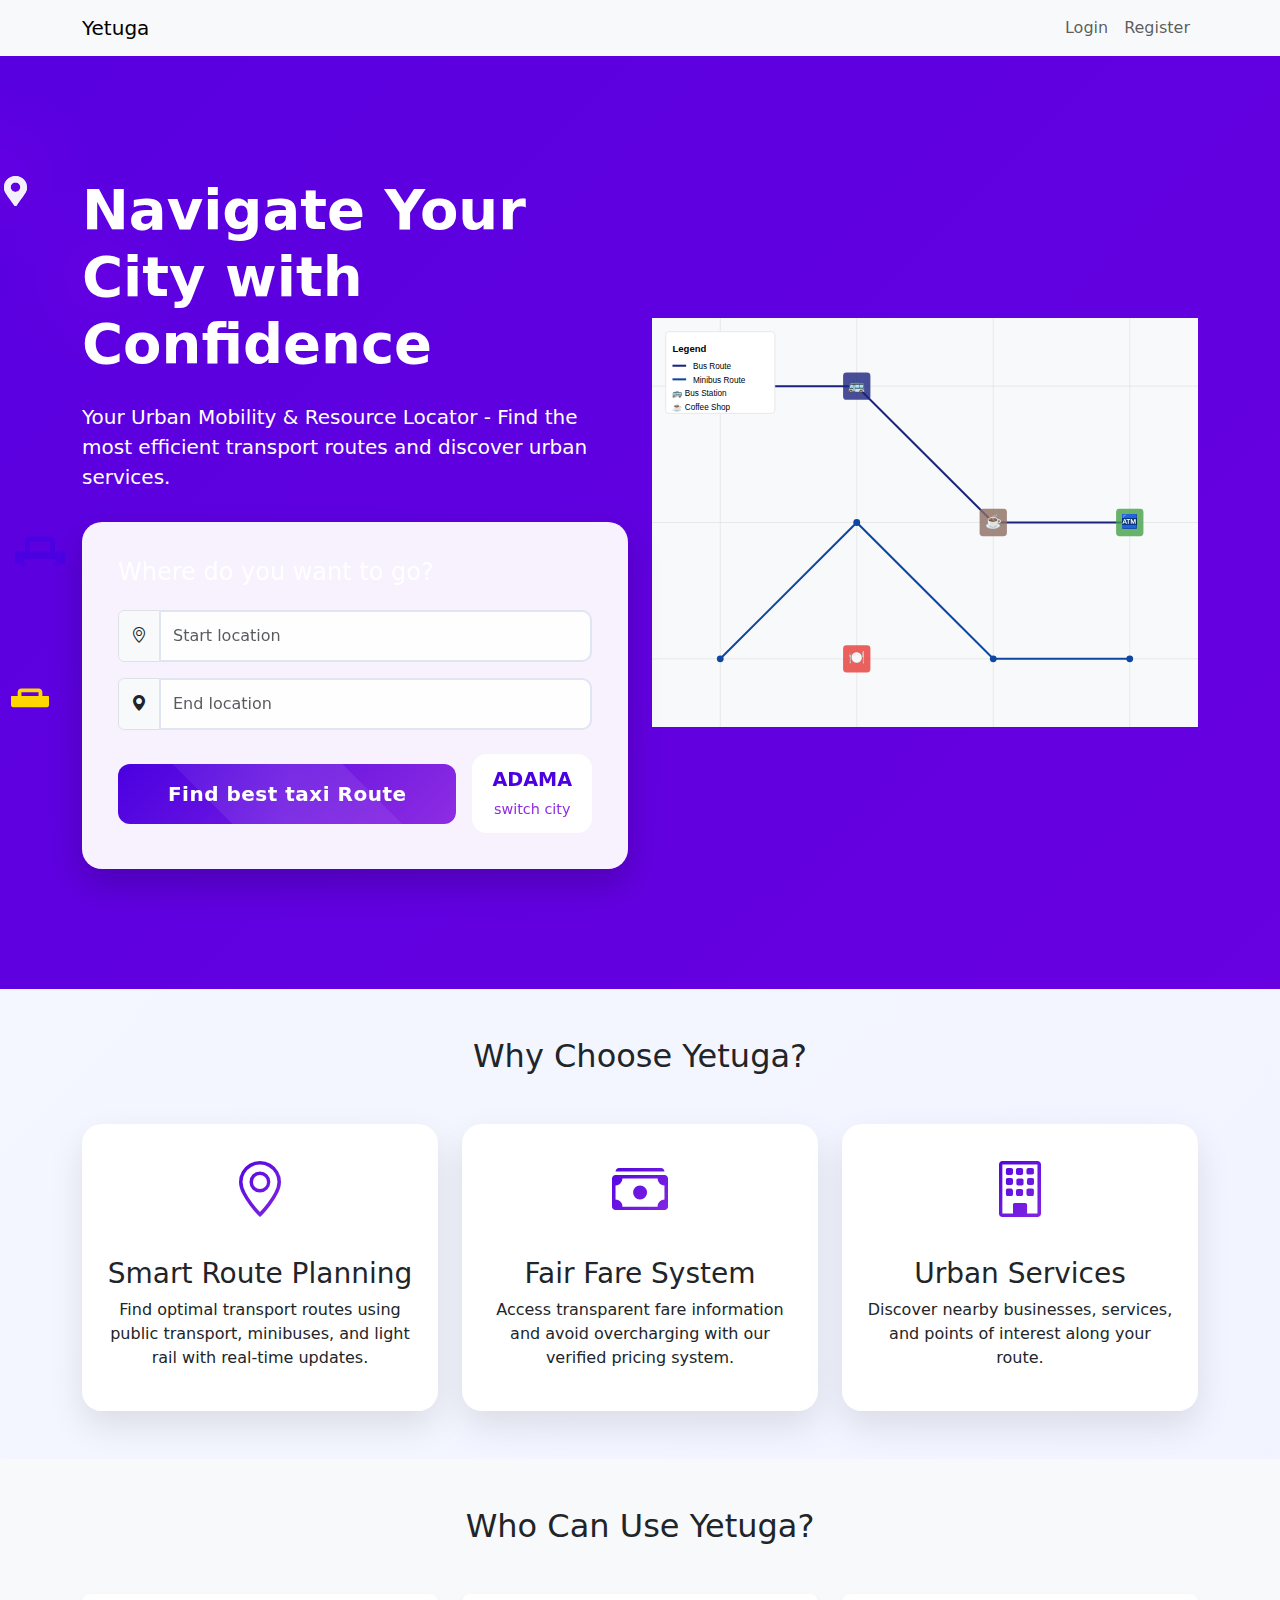
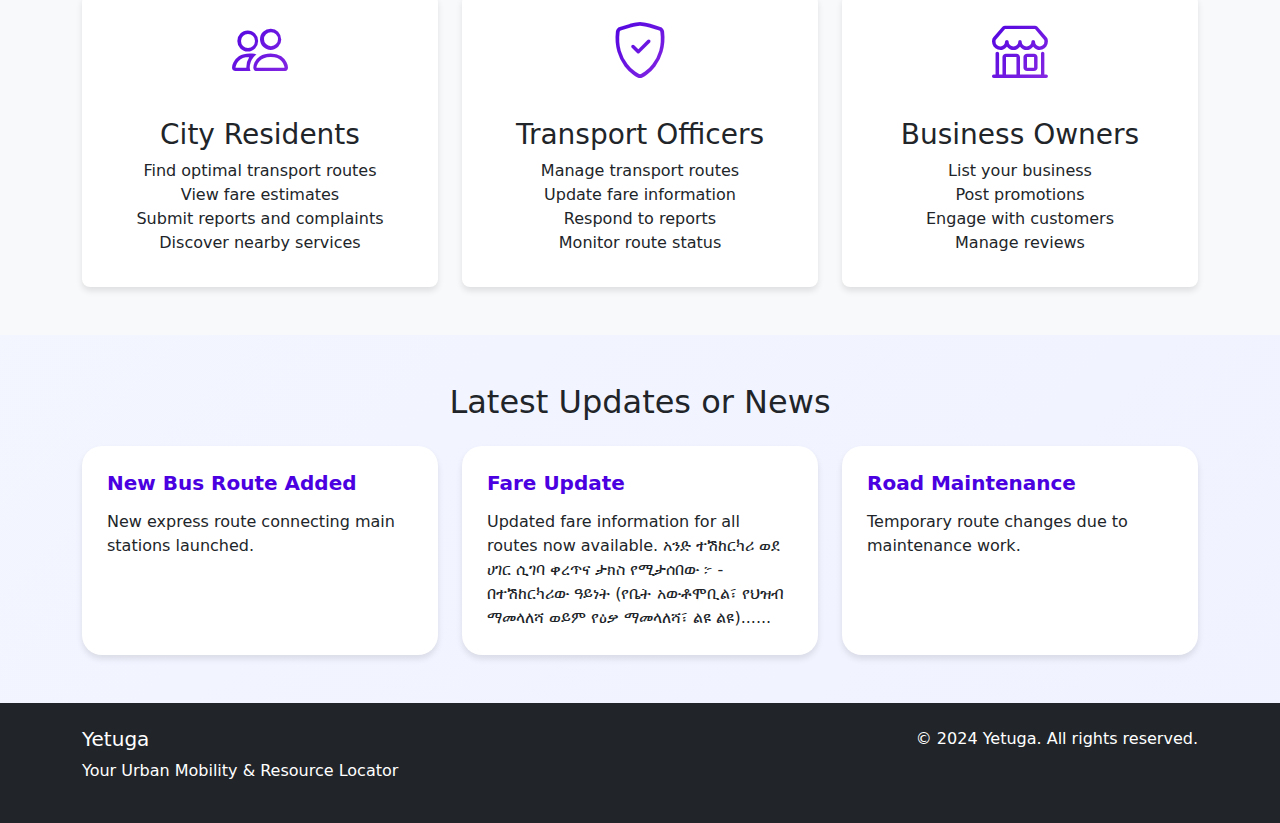
<file: public/index.html>
<!DOCTYPE html>
<html lang="en">
<head>
    <meta charset="UTF-8">
    <meta name="viewport" content="width=device-width, initial-scale=1.0">
    <title>Yetuga - Urban Mobility & Resource Locator</title>
    <!-- Bootstrap CSS -->
    <link href="https://cdn.jsdelivr.net/npm/bootstrap@5.3.0/dist/css/bootstrap.min.css" rel="stylesheet">
    <!-- Bootstrap Icons -->
    <link href="https://cdn.jsdelivr.net/npm/bootstrap-icons@1.11.3/font/bootstrap-icons.min.css" rel="stylesheet">
    <!-- Custom CSS -->
    <link href="../assets/css/style.css" rel="stylesheet">
</head>
<body>
    <!-- Navigation -->
    <nav class="navbar navbar-expand-lg navbar-light bg-light">
        <div class="container">
            <a class="navbar-brand" href="#">Yetuga</a>
            <button class="navbar-toggler" type="button" data-bs-toggle="collapse" data-bs-target="#navbarNav">
                <span class="navbar-toggler-icon"></span>
            </button>
            <div class="collapse navbar-collapse" id="navbarNav">
                <ul class="navbar-nav ms-auto">
                    <li class="nav-item">
                        <a class="nav-link" href="login.html">Login</a>
                    </li>
                    <li class="nav-item">
                        <a class="nav-link" href="register.html">Register</a>
                    </li>
                </ul>
            </div>
        </div>
    </nav>

    <!-- Hero Section -->
    <section class="hero-section position-relative">
        <div class="mouse-light"></div>
        <div class="vehicle taxi"></div>
        <div class="vehicle bus"></div>
        <div class="destination-marker"></div>
        <div class="destination-marker"></div>
        <div class="destination-marker"></div>
        <div class="container">
            <div class="row align-items-center">
                <div class="col-lg-6">
                    <h1 class="display-4 fw-bold mb-4">Navigate Your City with Confidence</h1>
                    <p class="lead mb-4">Your Urban Mobility & Resource Locator - Find the most efficient transport routes and discover urban services.</p>
                    <div class="search-box">
                        <h2 class="h4 mb-4">Where do you want to go?</h2>
                        <form>
                            <div class="mb-3">
                                <div class="input-group">
                                    <span class="input-group-text"><i class="bi bi-geo-alt"></i></span>
                                    <input type="text" class="form-control" placeholder="Start location">
                                </div>
                            </div>
                            <div class="mb-4">
                                <div class="input-group">
                                    <span class="input-group-text"><i class="bi bi-geo-alt-fill"></i></span>
                                    <input type="text" class="form-control" placeholder="End location">
                                </div>
                            </div>
                            <div class="d-flex gap-3 align-items-center">
                                <div class="flex-grow-1">
                                    <button type="submit" class="btn btn-primary btn-lg w-100">Find best taxi Route</button>
                                </div>
                                <div class="city-selector">
                                    <div class="text-center">
                                        <span class="current-city">ADAMA</span>
                                        <div>
                                            <a href="#" class="switch-city-link">switch city</a>
                                        </div>
                                    </div>
                                    <div class="city-dropdown" id="cityDropdown">
                                        <div class="dropdown-menu">
                                            <a class="dropdown-item" href="#" data-city="Addis Ababa">Addis Ababa</a>
                                            <a class="dropdown-item" href="#" data-city="Hawassa">Hawassa</a>
                                            <a class="dropdown-item" href="#" data-city="Dire Dawa">Dire Dawa</a>
                                            <a class="dropdown-item" href="#" data-city="Bahir Dar">Bahir Dar</a>
                                            <a class="dropdown-item" href="#" data-city="Mekelle">Mekelle</a>
                                        </div>
                                    </div>
                                </div>
                            </div>
                        </form>
                    </div>
                </div>
                <div class="col-lg-6">
                    <img src="../assets/images/city-map.svg" alt="City Map" class="img-fluid">
                </div>
            </div>
        </div>
    </section>

    <!-- Features Section -->
    <section class="py-5">
        <div class="container">
            <h2 class="text-center mb-5">Why Choose Yetuga?</h2>
            <div class="row g-4">
                <div class="col-md-4">
                    <div class="card feature-card h-100 p-4">
                        <div class="text-center">
                            <i class="bi bi-geo-alt feature-icon"></i>
                            <h3>Smart Route Planning</h3>
                            <p>Find optimal transport routes using public transport, minibuses, and light rail with real-time updates.</p>
                        </div>
                    </div>
                </div>
                <div class="col-md-4">
                    <div class="card feature-card h-100 p-4">
                        <div class="text-center">
                            <i class="bi bi-cash-stack feature-icon"></i>
                            <h3>Fair Fare System</h3>
                            <p>Access transparent fare information and avoid overcharging with our verified pricing system.</p>
                        </div>
                    </div>
                </div>
                <div class="col-md-4">
                    <div class="card feature-card h-100 p-4">
                        <div class="text-center">
                            <i class="bi bi-building feature-icon"></i>
                            <h3>Urban Services</h3>
                            <p>Discover nearby businesses, services, and points of interest along your route.</p>
                        </div>
                    </div>
                </div>
            </div>
        </div>
    </section>

    <!-- User Types Section -->
    <section class="bg-light py-5">
        <div class="container">
            <h2 class="text-center mb-5">Who Can Use Yetuga?</h2>
            <div class="row g-4">
                <div class="col-md-4">
                    <div class="card h-100">
                        <div class="card-body text-center">
                            <i class="bi bi-people feature-icon"></i>
                            <h3>City Residents</h3>
                            <ul class="list-unstyled">
                                <li>Find optimal transport routes</li>
                                <li>View fare estimates</li>
                                <li>Submit reports and complaints</li>
                                <li>Discover nearby services</li>
                            </ul>
                        </div>
                    </div>
                </div>
                <div class="col-md-4">
                    <div class="card h-100">
                        <div class="card-body text-center">
                            <i class="bi bi-shield-check feature-icon"></i>
                            <h3>Transport Officers</h3>
                            <ul class="list-unstyled">
                                <li>Manage transport routes</li>
                                <li>Update fare information</li>
                                <li>Respond to reports</li>
                                <li>Monitor route status</li>
                            </ul>
                        </div>
                    </div>
                </div>
                <div class="col-md-4">
                    <div class="card h-100">
                        <div class="card-body text-center">
                            <i class="bi bi-shop feature-icon"></i>
                            <h3>Business Owners</h3>
                            <ul class="list-unstyled">
                                <li>List your business</li>
                                <li>Post promotions</li>
                                <li>Engage with customers</li>
                                <li>Manage reviews</li>
                            </ul>
                        </div>
                    </div>
                </div>
            </div>
        </div>
    </section>

    <!-- News Section -->
    <section class="py-5">
        <div class="container">
            <h2 class="text-center mb-4">Latest Updates or News</h2>
            <div class="row g-4">
                <div class="col-md-4">
                    <div class="card news-card h-100">
                        <div class="card-body">
                            <h5 class="card-title">New Bus Route Added</h5>
                            <p class="card-text">New express route connecting main stations launched.</p>
                        </div>
                    </div>
                </div>
                <div class="col-md-4">
                    <div class="card news-card h-100">
                        <div class="card-body">
                            <h5 class="card-title">Fare Update</h5>
                            <p class="card-text">Updated fare information for all routes now available. አንድ ተሽከርካሪ ወደ ሀገር ሲገባ ቀረጥና ታክስ የሚታሰበው ፦ - በተሽከርካሪው ዓይነት (የቤት አውቶሞቢል፣ የህዝብ ማመላለሻ ወይም የዕቃ ማመላለሻ፣ ልዩ ልዩ)......</p>
                        </div>
                    </div>
                </div>
                <div class="col-md-4">
                    <div class="card news-card h-100">
                        <div class="card-body">
                            <h5 class="card-title">Road Maintenance</h5>
                            <p class="card-text">Temporary route changes due to maintenance work.</p>
                        </div>
                    </div>
                </div>
            </div>
        </div>
    </section>

    <!-- Footer -->
    <footer class="bg-dark text-white py-4">
        <div class="container">
            <div class="row">
                <div class="col-md-6">
                    <h5>Yetuga</h5>
                    <p>Your Urban Mobility & Resource Locator</p>
                </div>
                <div class="col-md-6 text-md-end">
                    <p>&copy; 2024 Yetuga. All rights reserved.</p>
                </div>
            </div>
        </div>
    </footer>

    <!-- Bootstrap JS -->
    <script src="https://cdn.jsdelivr.net/npm/bootstrap@5.3.0/dist/js/bootstrap.bundle.min.js"></script>
    <!-- Custom JS -->
    <script src="../assets/js/main.js"></script>
</body>
</html>
</file>
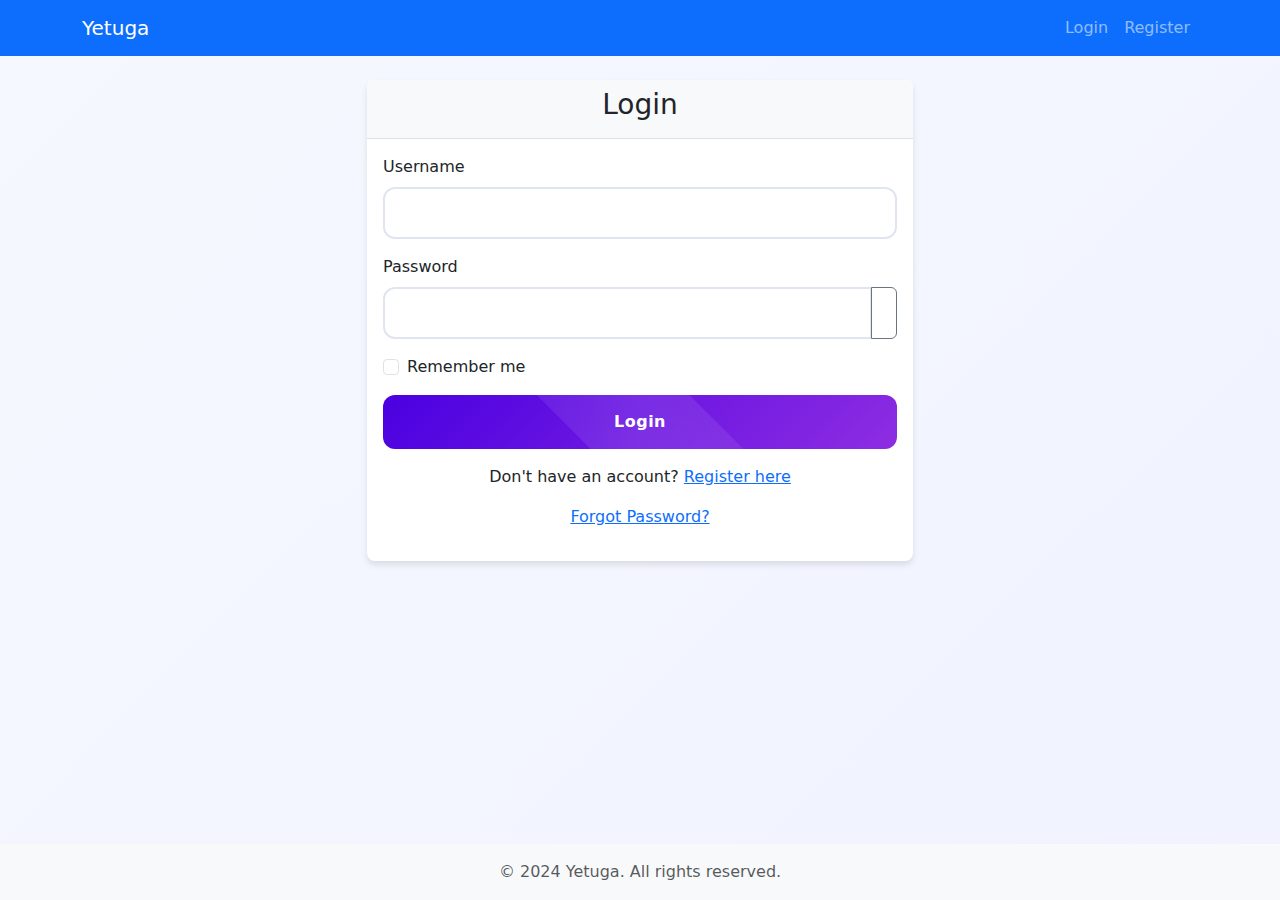
<file: public/login.html>
<!DOCTYPE html>
<html lang="en">
<head>
    <meta charset="UTF-8">
    <meta name="viewport" content="width=device-width, initial-scale=1.0">
    <title>Login - Yetuga</title>
    <link href="https://cdn.jsdelivr.net/npm/bootstrap@5.3.0/dist/css/bootstrap.min.css" rel="stylesheet">
    <link href="../assets/css/style.css" rel="stylesheet">
    <link href="../assets/css/login.css" rel="stylesheet">
</head>
<body>
    <nav class="navbar navbar-expand-lg navbar-dark bg-primary">
        <div class="container">
            <a class="navbar-brand" href="../public/index.html">Yetuga</a>
            <button class="navbar-toggler" type="button" data-bs-toggle="collapse" data-bs-target="#navbarNav">
                <span class="navbar-toggler-icon"></span>
            </button>
            <div class="collapse navbar-collapse" id="navbarNav">
                <ul class="navbar-nav ms-auto">
                    <li class="nav-item">
                        <a class="nav-link" href="../public/login.html">Login</a>
                    </li>
                    <li class="nav-item">
                        <a class="nav-link" href="../public/register.html">Register</a>
                    </li>
                </ul>
            </div>
        </div>
   </nav>

    <div class="container mt-4">
        <div class="row justify-content-center">
            <div class="col-md-6">
                <div class="card">
                    <div class="card-header">
                        <h3 class="text-center">Login</h3>
                    </div>
                    <div class="card-body">
                        <div id="error-message" class="alert alert-danger d-none"></div>
                        <div id="success-message" class="alert alert-success d-none"></div>
                        
                        <form id="login-form" method="POST" action="login.php">
                            <div class="mb-3">
                                <label for="username" class="form-label">Username</label>
                                <input type="text" class="form-control" id="username" name="username" required>
                            </div>
                            <div class="mb-3">
                                <label for="password" class="form-label">Password</label>
                                <div class="input-group">
                                    <input type="password" class="form-control" id="password" name="password" required>
                                    <button class="btn btn-outline-secondary" type="button" id="toggle-password">
                                        <i class="bi bi-eye"></i>
                                    </button>
                                </div>
                            </div>
                            <div class="mb-3 form-check">
                                <input type="checkbox" class="form-check-input" id="remember-me" name="remember_me">
                                <label class="form-check-label" for="remember-me">Remember me</label>
                            </div>
                            <div class="d-grid">
                                <button type="submit" class="btn btn-primary">Login</button>
                            </div>
                        </form>
                        <div class="text-center mt-3">
                            <p>Don't have an account? <a href="../public/register.html">Register here</a></p>
                            <p><a href="forgot_password.html">Forgot Password?</a></p>
                        </div>
                    </div>
                </div>
            </div>
        </div>
    </div>

    <footer class="footer mt-auto py-3 bg-light">
        <div class="container text-center">
            <span class="text-muted">© 2024 Yetuga. All rights reserved.</span>
        </div>
    </footer>

    <script src="https://cdn.jsdelivr.net/npm/bootstrap@5.3.0/dist/js/bootstrap.bundle.min.js"></script>
    <script src="https://cdn.jsdelivr.net/npm/bootstrap-icons@1.7.2/font/bootstrap-icons.css"></script>
    <script src="../assets/js/login.js"></script>
</body>
</html>
</file>
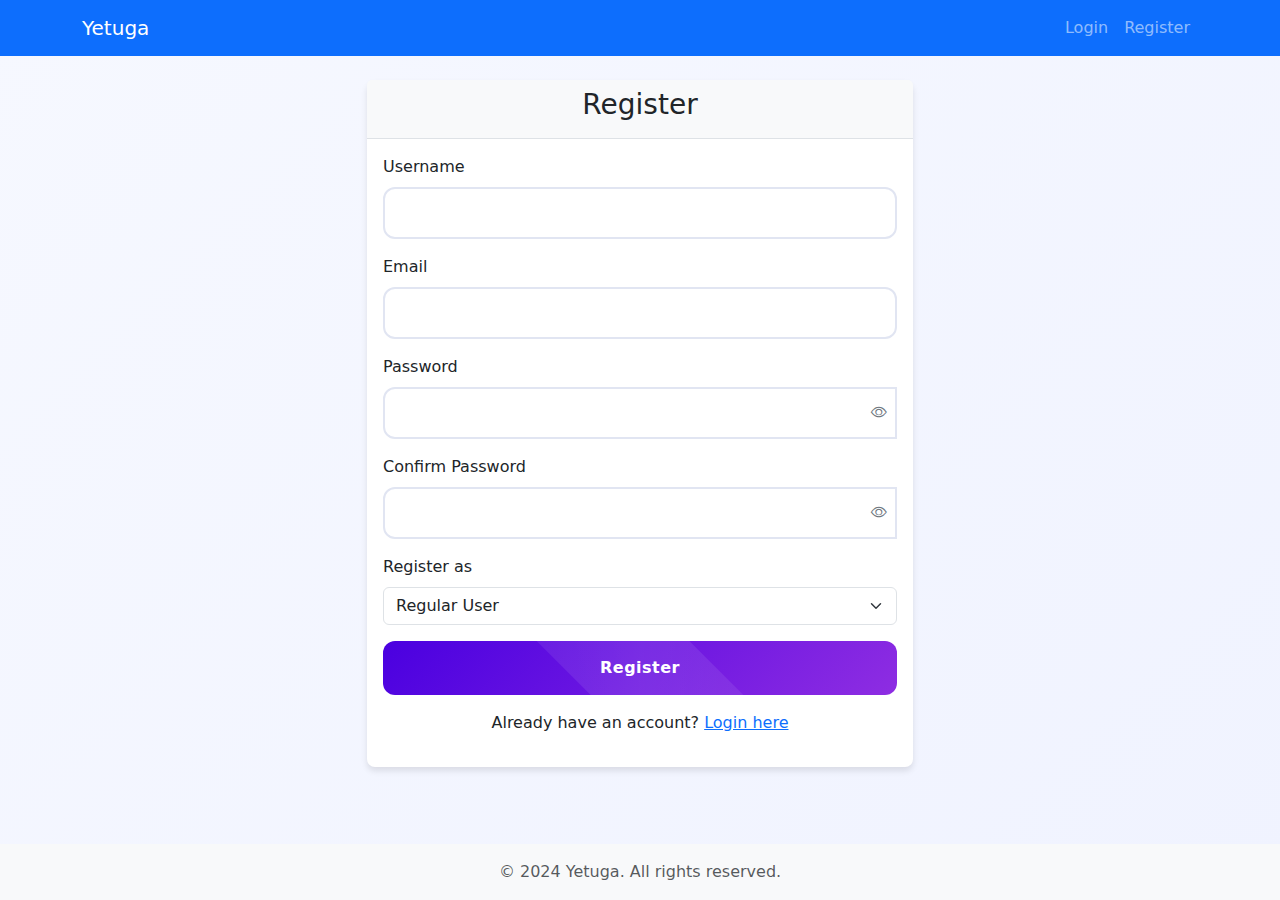
<file: public/register.html>
<!DOCTYPE html>
<html lang="en">
<head>
    <meta charset="UTF-8">
    <meta name="viewport" content="width=device-width, initial-scale=1.0">
    <title>Register - Yetuga</title>
    <link href="https://cdn.jsdelivr.net/npm/bootstrap@5.3.0/dist/css/bootstrap.min.css" rel="stylesheet">
    <link href="https://cdn.jsdelivr.net/npm/bootstrap-icons@1.11.3/font/bootstrap-icons.min.css" rel="stylesheet">
    <link href="../assets/css/style.css" rel="stylesheet">
    <link href="../assets/css/register.css" rel="stylesheet">
</head>
<body>
    <nav class="navbar navbar-expand-lg navbar-dark bg-primary">
        <div class="container">
            <a class="navbar-brand" href="../public/index.html">Yetuga</a>
            <button class="navbar-toggler" type="button" data-bs-toggle="collapse" data-bs-target="#navbarNav">
                <span class="navbar-toggler-icon"></span>
            </button>
            <div class="collapse navbar-collapse" id="navbarNav">
                <ul class="navbar-nav ms-auto">
                    <li class="nav-item">
                        <a class="nav-link" href="../public/login.html">Login</a>
                    </li>
                    <li class="nav-item">
                        <a class="nav-link" href="../public/register.html">Register</a>
                    </li>
                </ul>
            </div>
        </div>
    </nav>

    <div class="container mt-4">
        <div class="row justify-content-center">
            <div class="col-md-6">
                <div class="card">
                    <div class="card-header">
                        <h3 class="text-center">Register</h3>
                    </div>
                    <div class="card-body">
                        <div id="error-message" class="alert alert-danger d-none"></div>
                        <div id="success-message" class="alert alert-success d-none"></div>
                        
                        <form id="register-form" method="POST" action="register.php">
                            <div class="mb-3">
                                <label for="username" class="form-label">Username</label>
                                <input type="text" class="form-control" id="username" name="username" required>
                                <div class="invalid-feedback" id="username-feedback"></div>
                            </div>
                            <div class="mb-3">
                                <label for="email" class="form-label">Email</label>
                                <input type="email" class="form-control" id="email" name="email" required>
                                <div class="invalid-feedback" id="email-feedback"></div>
                            </div>
                            <div class="mb-3">
                                <label for="password" class="form-label">Password</label>
                                <div class="input-group">
                                    <input type="password" class="form-control" id="password" name="password" required>
                                    <button class="btn btn-outline-secondary" type="button" id="toggle-password">
                                        <i class="bi bi-eye"></i>
                                    </button>
                                </div>
                                <div class="invalid-feedback" id="password-feedback"></div>
                                <div id="password-strength" class="mt-2"></div>
                            </div>
                            <div class="mb-3">
                                <label for="confirm-password" class="form-label">Confirm Password</label>
                                <div class="input-group">
                                    <input type="password" class="form-control" id="confirm-password" name="confirm_password" required>
                                    <button class="btn btn-outline-secondary" type="button" id="toggle-confirm-password">
                                        <i class="bi bi-eye"></i>
                                    </button>
                                </div>
                                <div class="invalid-feedback" id="confirm-password-feedback"></div>
                            </div>
                            <div class="mb-3">
                                <label for="role" class="form-label">Register as</label>
                                <select class="form-select" id="role" name="role" required>
                                    <option value="user">Regular User</option>
                                    <option value="officer">Transport Officer</option>
                                </select>
                            </div>
                            <div class="d-grid">
                                <button type="submit" class="btn btn-primary">Register</button>
                            </div>
                        </form>
                        <div class="text-center mt-3">
                            <p>Already have an account? <a href="../public/login.html">Login here</a></p>
                        </div>
                    </div>
                </div>
            </div>
        </div>
    </div>

    <footer class="footer mt-auto py-3 bg-light">
        <div class="container text-center">
            <span class="text-muted">© 2024 Yetuga. All rights reserved.</span>
        </div>
    </footer>

    <script src="https://cdn.jsdelivr.net/npm/bootstrap@5.3.0/dist/js/bootstrap.bundle.min.js"></script>
    <script src="../assets/js/register.js"></script>
</body>
</html>
</file>
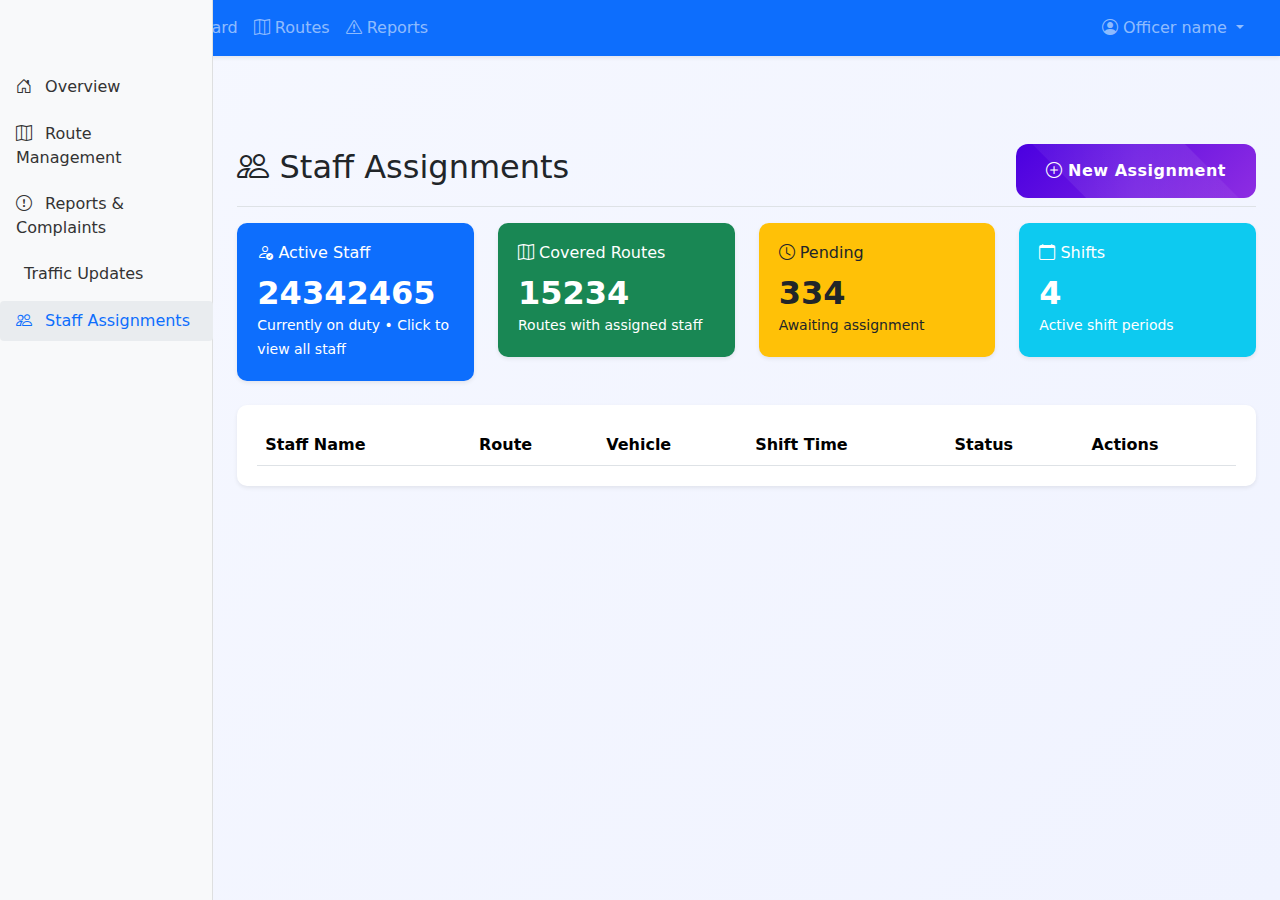
<file: public/officer/assignments.html>
<!DOCTYPE html>
<html lang="en">
<head>
    <meta charset="UTF-8">
    <meta name="viewport" content="width=device-width, initial-scale=1.0">
    <title>Staff Assignments - Yetuga</title>
    <!-- Bootstrap CSS -->
    <link href="https://cdn.jsdelivr.net/npm/bootstrap@5.3.0/dist/css/bootstrap.min.css" rel="stylesheet">
    <!-- Bootstrap Icons -->
    <link href="https://cdn.jsdelivr.net/npm/bootstrap-icons@1.11.3/font/bootstrap-icons.min.css" rel="stylesheet">
    <!-- DataTables CSS -->
    <link href="https://cdn.datatables.net/1.11.5/css/dataTables.bootstrap5.min.css" rel="stylesheet">
    <!-- Custom CSS -->
    <link href="../../assets/css/style.css" rel="stylesheet">
    <link href="../../assets/css/officer_dashboard.css" rel="stylesheet">
</head>
<body>
    <!-- Navigation -->
    <nav class="navbar navbar-expand-lg navbar-dark bg-primary">
        <div class="container-fluid">
            <a class="navbar-brand" href="../index.html">Yetuga</a>
            <button class="navbar-toggler" type="button" data-bs-toggle="collapse" data-bs-target="#navbarNav">
                <span class="navbar-toggler-icon"></span>
            </button>
            <div class="collapse navbar-collapse" id="navbarNav">
                <ul class="navbar-nav me-auto">
                    <li class="nav-item">
                        <a class="nav-link" href="dashboard.html">
                            <i class="bi bi-speedometer2"></i> Dashboard
                        </a>
                    </li>
                    <li class="nav-item">
                        <a class="nav-link" href="routes.html">
                            <i class="bi bi-map"></i> Routes
                        </a>
                    </li>
                    <li class="nav-item">
                        <a class="nav-link" href="reports.html">
                            <i class="bi bi-exclamation-triangle"></i> Reports
                        </a>
                    </li>
                </ul>
                <ul class="navbar-nav">
                    <li class="nav-item dropdown">
                        <a class="nav-link dropdown-toggle" href="#" id="userDropdown" role="button" data-bs-toggle="dropdown">
                            <i class="bi bi-person-circle"></i> <span id="officerName">Officer name</span>
                        </a>
                        <ul class="dropdown-menu dropdown-menu-end">
                            <li><a class="dropdown-item" href="profile.html"><i class="bi bi-person"></i> Profile</a></li>
                            <li><a class="dropdown-item" href="settings.html"><i class="bi bi-gear"></i> Settings</a></li>
                            <li><hr class="dropdown-divider"></li>
                            <li><a class="dropdown-item" href="../logout.php"><i class="bi bi-box-arrow-right"></i> Logout</a></li>
                        </ul>
                    </li>
                </ul>
            </div>
        </div>
    </nav>

    <!-- Main Content -->
    <div class="container-fluid mt-4">
        <div class="row">
            <!-- Sidebar -->
            <nav class="col-md-3 col-lg-2 d-md-block bg-light sidebar">
                <div class="position-sticky pt-3">
                    <ul class="nav flex-column">
                        <li class="nav-item">
                            <a class="nav-link" href="dashboard.html">
                                <i class="bi bi-house-door"></i> Overview
                            </a>
                        </li>
                        <li class="nav-item">
                            <a class="nav-link" href="routes.html">
                                <i class="bi bi-map"></i> Route Management
                            </a>
                        </li>
                        <li class="nav-item">
                            <a class="nav-link" href="reports.html">
                                <i class="bi bi-exclamation-circle"></i> Reports & Complaints
                            </a>
                        </li>
                        <li class="nav-item">
                            <a class="nav-link" href="traffic.html">
                                <i class="bi bi-traffic-cone"></i> Traffic Updates
                            </a>
                        </li>
                        <li class="nav-item">
                            <a class="nav-link active" href="assignments.html">
                                <i class="bi bi-people"></i> Staff Assignments
                            </a>
                        </li>
                    </ul>
                </div>
            </nav>

            <!-- Main content area -->
            <main class="col-md-9 ms-sm-auto col-lg-10 px-md-4">
                <div class="d-flex justify-content-between flex-wrap flex-md-nowrap align-items-center pt-3 pb-2 mb-3 border-bottom">
                    <h1 class="h2"><i class="bi bi-people"></i> Staff Assignments</h1>
                    <div class="btn-toolbar mb-2 mb-md-0">
                        <button type="button" class="btn btn-primary" data-bs-toggle="modal" data-bs-target="#assignStaffModal">
                            <i class="bi bi-plus-circle"></i> New Assignment
                        </button>
                    </div>
                </div>

                <!-- Staff Assignment Overview -->
                <div class="row mb-4">
                    <div class="col-md-3">
                        <div class="card bg-primary text-white">
                            <div class="card-body" style="cursor: pointer;" onclick="window.location.href='staff-list.html'">
                                <h5 class="card-title"><i class="bi bi-person-check"></i> Active Staff</h5>
                                <p class="card-text h2">24342465</p>
                                <small>Currently on duty • Click to view all staff</small>
                            </div>
                        </div>
                    </div>
                    <div class="col-md-3">
                        <div class="card bg-success text-white">
                            <div class="card-body">
                                <h5 class="card-title"><i class="bi bi-map"></i> Covered Routes</h5>
                                <p class="card-text h2">15234</p>
                                <small>Routes with assigned staff</small>
                            </div>
                        </div>
                    </div>
                    <div class="col-md-3">
                        <div class="card bg-warning text-dark">
                            <div class="card-body">
                                <h5 class="card-title"><i class="bi bi-clock"></i> Pending</h5>
                                <p class="card-text h2">334</p>
                                <small>Awaiting assignment</small>
                            </div>
                        </div>
                    </div>
                    <div class="col-md-3">
                        <div class="card bg-info text-white">
                            <div class="card-body">
                                <h5 class="card-title"><i class="bi bi-calendar"></i> Shifts</h5>
                                <p class="card-text h2">4</p>
                                <small>Active shift periods</small>
                            </div>
                        </div>
                    </div>
                </div>

                <!-- Staff Assignments Table -->
                <div class="card">
                    <div class="card-body">
                        <table id="assignmentsTable" class="table table-striped">
                            <thead>
                                <tr>
                                    <th>Staff Name</th>
                                    <th>Route</th>
                                    <th>Vehicle</th>
                                    <th>Shift Time</th>
                                    <th>Status</th>
                                    <th>Actions</th>
                                </tr>
                            </thead>
                            <tbody>
                                <!-- Table data will be loaded dynamically -->
                            </tbody>
                        </table>
                    </div>
                </div>
            </main>
        </div>
    </div>

    <!-- Assign Staff Modal -->
    <div class="modal fade" id="assignStaffModal" tabindex="-1">
        <div class="modal-dialog">
            <div class="modal-content">
                <div class="modal-header">
                    <h5 class="modal-title">New Staff Assignment</h5>
                    <button type="button" class="btn-close" data-bs-dismiss="modal"></button>
                </div>
                <div class="modal-body">
                    <form id="assignStaffForm">
                        <div class="mb-3">
                            <label for="staffMember" class="form-label">Staff Member</label>
                            <select class="form-select" id="staffMember" required>
                                <option value="">Select staff member...</option>
                                <option value="1">Abebe Kebede</option>
                                <option value="2">Tigist Haile</option>
                                <option value="3">Dawit Mengistu</option>
                            </select>
                        </div>
                        <div class="mb-3">
                            <label for="route" class="form-label">Route</label>
                            <select class="form-select" id="route" required>
                                <option value="">Select route...</option>
                                <option value="1">Bole - Megenagna</option>
                                <option value="2">Piassa - Merkato</option>
                                <option value="3">Meskel - Stadium</option>
                            </select>
                        </div>
                        <div class="mb-3">
                            <label for="vehicle" class="form-label">Vehicle</label>
                            <select class="form-select" id="vehicle" required>
                                <option value="">Select vehicle...</option>
                                <option value="1">Bus #A123</option>
                                <option value="2">Minibus #B456</option>
                                <option value="3">Bus #C789</option>
                            </select>
                        </div>
                        <div class="row mb-3">
                            <div class="col">
                                <label for="shiftStart" class="form-label">Shift Start</label>
                                <input type="time" class="form-control" id="shiftStart" required>
                            </div>
                            <div class="col">
                                <label for="shiftEnd" class="form-label">Shift End</label>
                                <input type="time" class="form-control" id="shiftEnd" required>
                            </div>
                        </div>
                    </form>
                </div>
                <div class="modal-footer">
                    <button type="button" class="btn btn-secondary" data-bs-dismiss="modal">Cancel</button>
                    <button type="button" class="btn btn-primary" id="saveAssignment">Save Assignment</button>
                </div>
            </div>
        </div>
    </div>

    <!-- Required JavaScript -->
    <script src="https://code.jquery.com/jquery-3.6.0.min.js"></script>
    <script src="https://cdn.jsdelivr.net/npm/bootstrap@5.3.0/dist/js/bootstrap.bundle.min.js"></script>
    <script src="https://cdn.datatables.net/1.11.5/js/jquery.dataTables.min.js"></script>
    <script src="https://cdn.datatables.net/1.11.5/js/dataTables.bootstrap5.min.js"></script>
    
    <script>
        $(document).ready(function() {
            // Sample assignments data
            const assignments = [
                {
                    id: 1,
                    staffName: 'Abebe Kebede',
                    route: 'Bole - Megenagna',
                    vehicle: 'Bus #A123',
                    shiftTime: '06:00 - 14:00',
                    status: 'active'
                },
                {
                    id: 2,
                    staffName: 'Tigist Haile',
                    route: 'Piassa - Merkato',
                    vehicle: 'Minibus #B456',
                    shiftTime: '14:00 - 22:00',
                    status: 'active'
                },
                {
                    id: 3,
                    staffName: 'Dawit Mengistu',
                    route: 'Meskel - Stadium',
                    vehicle: 'Bus #C789',
                    shiftTime: '08:00 - 16:00',
                    status: 'pending'
                }
            ];

            // Initialize DataTable
            const table = $('#assignmentsTable').DataTable({
                data: assignments,
                columns: [
                    { data: 'staffName' },
                    { data: 'route' },
                    { data: 'vehicle' },
                    { data: 'shiftTime' },
                    { 
                        data: 'status',
                        render: function(data) {
                            const statusClass = data === 'active' ? 'success' : 
                                              data === 'pending' ? 'warning' : 'danger';
                            return `<span class="badge bg-${statusClass}">${data.toUpperCase()}</span>`;
                        }
                    },
                    {
                        data: null,
                        render: function(data) {
                            return `
                                <button class="btn btn-sm btn-outline-primary edit-assignment" data-id="${data.id}">
                                    <i class="bi bi-pencil"></i>
                                </button>
                                <button class="btn btn-sm btn-outline-danger delete-assignment" data-id="${data.id}">
                                    <i class="bi bi-trash"></i>
                                </button>
                            `;
                        }
                    }
                ],
                order: [[3, 'asc']]
            });

            // Handle new assignment submission
            $('#saveAssignment').click(function() {
                const newAssignment = {
                    id: assignments.length + 1,
                    staffName: $('#staffMember option:selected').text(),
                    route: $('#route option:selected').text(),
                    vehicle: $('#vehicle option:selected').text(),
                    shiftTime: $('#shiftStart').val() + ' - ' + $('#shiftEnd').val(),
                    status: 'pending'
                };

                table.row.add(newAssignment).draw();
                $('#assignStaffModal').modal('hide');
                $('#assignStaffForm')[0].reset();
            });

            // Handle assignment deletion
            $('#assignmentsTable').on('click', '.delete-assignment', function() {
                if (confirm('Are you sure you want to delete this assignment?')) {
                    table.row($(this).closest('tr')).remove().draw();
                }
            });
        });
    </script>
</body>
</html>
</file>
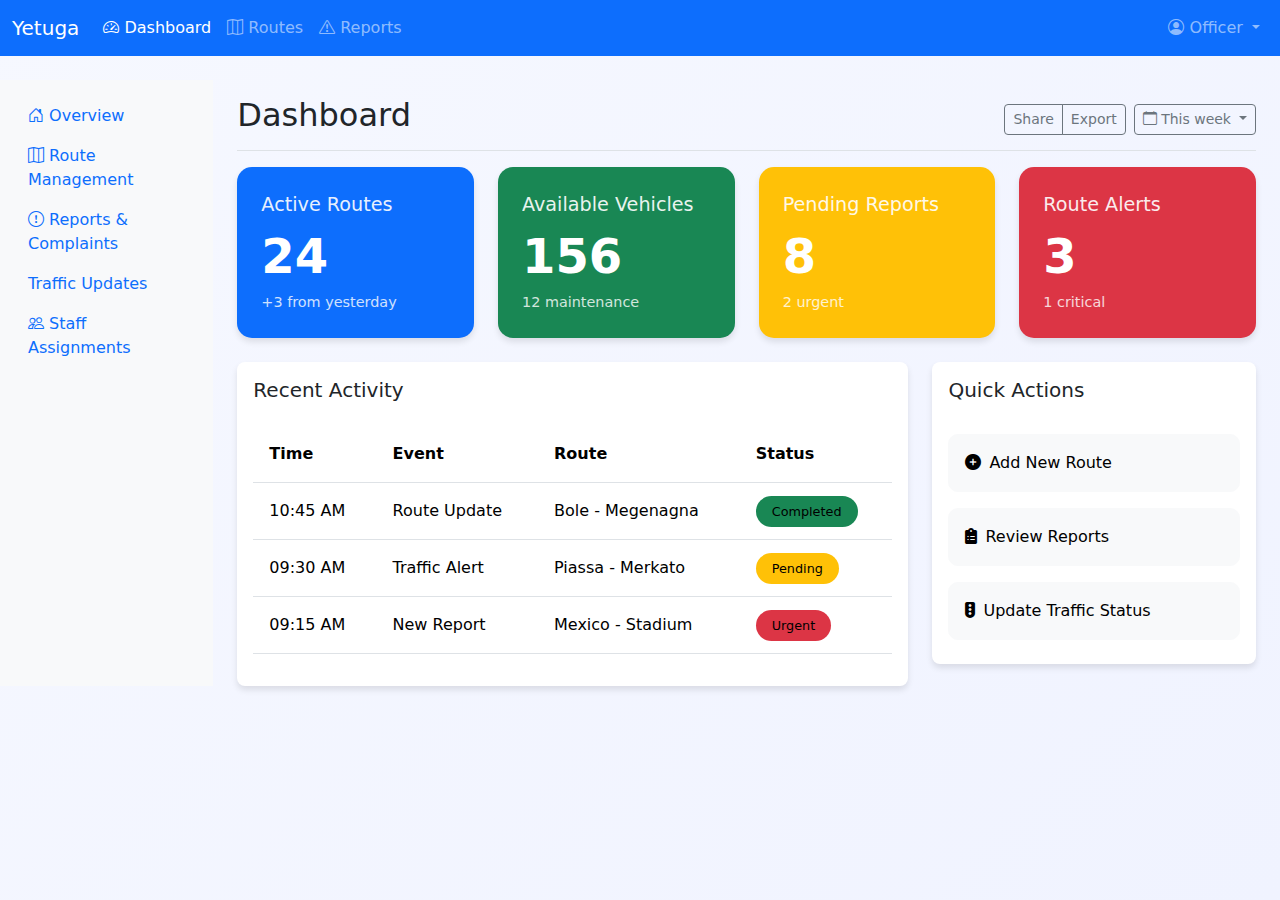
<file: public/officer/dashboard.html>
<!DOCTYPE html>
<html lang="en">
<head>
    <meta charset="UTF-8">
    <meta name="viewport" content="width=device-width, initial-scale=1.0">
    <title>Transport Officer Dashboard - Yetuga</title>
    <!-- Bootstrap CSS -->
    <link href="https://cdn.jsdelivr.net/npm/bootstrap@5.3.0/dist/css/bootstrap.min.css" rel="stylesheet">
    <!-- Bootstrap Icons -->
    <link href="https://cdn.jsdelivr.net/npm/bootstrap-icons@1.11.3/font/bootstrap-icons.min.css" rel="stylesheet">
    <!-- Font Awesome -->
    <link href="https://cdnjs.cloudflare.com/ajax/libs/font-awesome/6.0.0/css/all.min.css" rel="stylesheet">
    <!-- Custom CSS -->
    <link href="../../assets/css/style.css" rel="stylesheet">
    <link href="../../assets/css/dashboard.css" rel="stylesheet">
</head>
<body>
    <!-- Navigation -->
    <nav class="navbar navbar-expand-lg navbar-dark bg-primary">
        <div class="container-fluid">
            <a class="navbar-brand" href="../index.html">Yetuga</a>
            <button class="navbar-toggler" type="button" data-bs-toggle="collapse" data-bs-target="#navbarNav">
                <span class="navbar-toggler-icon"></span>
            </button>
            <div class="collapse navbar-collapse" id="navbarNav">
                <ul class="navbar-nav me-auto">
                    <li class="nav-item">
                        <a class="nav-link active" href="dashboard.html">
                            <i class="bi bi-speedometer2"></i> Dashboard
                        </a>
                    </li>
                    <li class="nav-item">
                        <a class="nav-link" href="routes.html">
                            <i class="bi bi-map"></i> Routes
                        </a>
                    </li>
                    <li class="nav-item">
                        <a class="nav-link" href="reports.html">
                            <i class="bi bi-exclamation-triangle"></i> Reports
                        </a>
                    </li>
                </ul>
                <ul class="navbar-nav">
                    <li class="nav-item dropdown">
                        <a class="nav-link dropdown-toggle" href="#" id="userDropdown" role="button" data-bs-toggle="dropdown">
                            <i class="bi bi-person-circle"></i> <span id="officerName">Officer</span>
                        </a>
                        <ul class="dropdown-menu dropdown-menu-end">
                            <li><a class="dropdown-item" href="profile.html"><i class="bi bi-person"></i> Profile</a></li>
                            <li><a class="dropdown-item" href="settings.html"><i class="bi bi-gear"></i> Settings</a></li>
                            <li><hr class="dropdown-divider"></li>
                            <li><a class="dropdown-item" href="../../public/index.html"><i class="bi bi-box-arrow-right"></i> Logout</a></li>
                        </ul>
                    </li>
                </ul>
            </div>
        </div>
    </nav>

    <!-- Main Content -->
    <div class="container-fluid mt-4">
        <div class="row">
            <!-- Sidebar -->
            <nav class="col-md-3 col-lg-2 d-md-block bg-light sidebar">
                <div class="position-sticky pt-3">
                    <ul class="nav flex-column">
                        <li class="nav-item">
                            <a class="nav-link active" href="dashboard.html">
                                <i class="bi bi-house-door"></i> Overview
                            </a>
                        </li>
                        <li class="nav-item">
                            <a class="nav-link" href="routes.html">
                                <i class="bi bi-map"></i> Route Management
                            </a>
                        </li>
                        <li class="nav-item">
                            <a class="nav-link" href="reports.html">
                                <i class="bi bi-exclamation-circle"></i> Reports & Complaints
                            </a>
                        </li>
                        <li class="nav-item">
                            <a class="nav-link" href="traffic.html">
                                <i class="bi bi-traffic-cone"></i> Traffic Updates
                            </a>
                        </li>
                        <li class="nav-item">
                            <a class="nav-link" href="assignments.html">
                                <i class="bi bi-people"></i> Staff Assignments
                            </a>
                        </li>
                    </ul>
                </div>
            </nav>

            <!-- Main content area -->
            <main class="col-md-9 ms-sm-auto col-lg-10 px-md-4">
                <div class="d-flex justify-content-between flex-wrap flex-md-nowrap align-items-center pt-3 pb-2 mb-3 border-bottom">
                    <h1 class="h2">Dashboard</h1>
                    <div class="btn-toolbar mb-2 mb-md-0">
                        <div class="btn-group me-2">
                            <button type="button" class="btn btn-sm btn-outline-secondary">Share</button>
                            <button type="button" class="btn btn-sm btn-outline-secondary">Export</button>
                        </div>
                        <button type="button" class="btn btn-sm btn-outline-secondary dropdown-toggle">
                            <i class="bi bi-calendar"></i> This week
                        </button>
                    </div>
                </div>

                <!-- Statistics Cards -->
                <div class="row mb-4">
                    <!-- Active Routes Card -->
                    <div class="col-md-3">
                        <div class="card stats-card blue" data-bs-toggle="modal" data-bs-target="#routesModal">
                            <div class="card-body">
                                <div class="stats-label">Active Routes</div>
                                <div class="stats-number">24</div>
                                <div class="stats-detail">+3 from yesterday</div>
                            </div>
                        </div>
                    </div>

                    <!-- Available Vehicles Card -->
                    <div class="col-md-3">
                        <div class="card stats-card green" data-bs-toggle="modal" data-bs-target="#vehiclesModal">
                            <div class="card-body">
                                <div class="stats-label">Available Vehicles</div>
                                <div class="stats-number">156</div>
                                <div class="stats-detail">12 maintenance</div>
                            </div>
                        </div>
                    </div>

                    <!-- Pending Reports Card -->
                    <div class="col-md-3">
                        <div class="card stats-card yellow" onclick="window.location.href='reports.html'">
                            <div class="card-body">
                                <div class="stats-label">Pending Reports</div>
                                <div class="stats-number">8</div>
                                <div class="stats-detail">2 urgent</div>
                            </div>
                        </div>
                    </div>

                    <!-- Route Alerts Card -->
                    <div class="col-md-3">
                        <div class="card stats-card red" onclick="window.location.href='alerts.html'">
                            <div class="card-body">
                                <div class="stats-label">Route Alerts</div>
                                <div class="stats-number">3</div>
                                <div class="stats-detail">1 critical</div>
                            </div>
                        </div>
                    </div>
                </div>

                <!-- Recent Activity -->
                <div class="row">
                    <div class="col-md-8">
                        <div class="card">
                            <div class="card-body">
                                <h5 class="card-title mb-4">Recent Activity</h5>
                                <table class="table recent-activity-table">
                                    <thead>
                                        <tr>
                                            <th>Time</th>
                                            <th>Event</th>
                                            <th>Route</th>
                                            <th>Status</th>
                                        </tr>
                                    </thead>
                                    <tbody>
                                        <tr>
                                            <td>10:45 AM</td>
                                            <td>Route Update</td>
                                            <td>Bole - Megenagna</td>
                                            <td><span class="status-badge bg-success">Completed</span></td>
                                        </tr>
                                        <tr>
                                            <td>09:30 AM</td>
                                            <td>Traffic Alert</td>
                                            <td>Piassa - Merkato</td>
                                            <td><span class="status-badge bg-warning">Pending</span></td>
                                        </tr>
                                        <tr>
                                            <td>09:15 AM</td>
                                            <td>New Report</td>
                                            <td>Mexico - Stadium</td>
                                            <td><span class="status-badge bg-danger">Urgent</span></td>
                                        </tr>
                                    </tbody>
                                </table>
                            </div>
                        </div>
                    </div>
                    <div class="col-md-4">
                        <div class="card">
                            <div class="card-body">
                                <h5 class="card-title mb-4">Quick Actions</h5>
                                <button class="btn btn-light quick-action-btn" onclick="window.location.href='routes.html'">
                                    <i class="fas fa-plus-circle me-2"></i>Add New Route
                                </button>
                                <button class="btn btn-light quick-action-btn" onclick="window.location.href='reports.html'">
                                    <i class="fas fa-clipboard-list me-2"></i>Review Reports
                                </button>
                                <button class="btn btn-light quick-action-btn" onclick="window.location.href='traffic.html'">
                                    <i class="fas fa-traffic-light me-2"></i>Update Traffic Status
                                </button>
                            </div>
                        </div>
                    </div>
                </div>
            </main>
        </div>
    </div>

    <!-- Routes Modal -->
    <div class="modal fade" id="routesModal" tabindex="-1">
        <div class="modal-dialog modal-lg">
            <div class="modal-content">
                <div class="modal-header">
                    <h5 class="modal-title">
                        <i class="fas fa-route me-2"></i>Routes by Sub-city
                    </h5>
                    <button type="button" class="btn-close btn-close-white" data-bs-dismiss="modal"></button>
                </div>
                <div class="modal-body">
                    <div class="subcity-stat">
                        <div>
                            <i class="fas fa-map-marker-alt me-2"></i>
                            <span>Akaki Kality</span>
                        </div>
                        <div>
                            <span class="badge bg-primary">11 routes</span>
                            <i class="fas fa-chevron-right ms-2"></i>
                        </div>
                    </div>
                    <div class="subcity-stat">
                        <div>
                            <i class="fas fa-map-marker-alt me-2"></i>
                            <span>Bole</span>
                        </div>
                        <div>
                            <span class="badge bg-primary">8 routes</span>
                            <i class="fas fa-chevron-right ms-2"></i>
                        </div>
                    </div>
                    <div class="subcity-stat">
                        <div>
                            <i class="fas fa-map-marker-alt me-2"></i>
                            <span>Yeka</span>
                        </div>
                        <div>
                            <span class="badge bg-primary">21 routes</span>
                            <i class="fas fa-chevron-right ms-2"></i>
                        </div>
                    </div>
                    <div class="subcity-stat">
                        <div>
                            <i class="fas fa-map-marker-alt me-2"></i>
                            <span>Lemikura</span>
                        </div>
                        <div>
                            <span class="badge bg-primary">27 routes</span>
                            <i class="fas fa-chevron-right ms-2"></i>
                        </div>
                    </div>
                    <div class="subcity-stat">
                        <div>
                            <i class="fas fa-map-marker-alt me-2"></i>
                            <span>Kirkos</span>
                        </div>
                        <div>
                            <span class="badge bg-primary">15 routes</span>
                            <i class="fas fa-chevron-right ms-2"></i>
                        </div>
                    </div>
                </div>
                <div class="modal-footer">
                    <button type="button" class="btn btn-secondary" data-bs-dismiss="modal">Close</button>
                    <button type="button" class="btn btn-primary" onclick="window.location.href='routes.html'">View All Routes</button>
                </div>
            </div>
        </div>
    </div>

    <!-- Vehicles Modal -->
    <div class="modal fade" id="vehiclesModal" tabindex="-1">
        <div class="modal-dialog modal-lg">
            <div class="modal-content">
                <div class="modal-header">
                    <h5 class="modal-title">
                        <i class="fas fa-bus me-2"></i>Available Vehicles
                    </h5>
                    <button type="button" class="btn-close btn-close-white" data-bs-dismiss="modal"></button>
                </div>
                <div class="modal-body">
                    <div class="vehicle-type-item" onclick="window.location.href='vehicles.html?type=bus'">
                        <div>
                            <i class="fas fa-bus me-2"></i>
                            <span>Public Buses</span>
                        </div>
                        <div>
                            <span class="badge bg-success">45 active</span>
                            <span class="badge bg-warning ms-2">5 maintenance</span>
                            <i class="fas fa-chevron-right ms-2"></i>
                        </div>
                    </div>
                    <div class="vehicle-type-item" onclick="window.location.href='vehicles.html?type=minibus'">
                        <div>
                            <i class="fas fa-shuttle-van me-2"></i>
                            <span>Minibuses</span>
                        </div>
                        <div>
                            <span class="badge bg-success">78 active</span>
                            <span class="badge bg-warning ms-2">3 maintenance</span>
                            <i class="fas fa-chevron-right ms-2"></i>
                        </div>
                    </div>
                    <div class="vehicle-type-item" onclick="window.location.href='vehicles.html?type=taxi'">
                        <div>
                            <i class="fas fa-taxi me-2"></i>
                            <span>Taxis</span>
                        </div>
                        <div>
                            <span class="badge bg-success">25 active</span>
                            <span class="badge bg-warning ms-2">2 maintenance</span>
                            <i class="fas fa-chevron-right ms-2"></i>
                        </div>
                    </div>
                    <div class="vehicle-type-item" onclick="window.location.href='vehicles.html?type=train'">
                        <div>
                            <i class="fas fa-train me-2"></i>
                            <span>Trains</span>
                        </div>
                        <div>
                            <span class="badge bg-success">8 active</span>
                            <span class="badge bg-warning ms-2">2 maintenance</span>
                            <i class="fas fa-chevron-right ms-2"></i>
                        </div>
                    </div>
                </div>
                <div class="modal-footer">
                    <button type="button" class="btn btn-secondary" data-bs-dismiss="modal">Close</button>
                    <button type="button" class="btn btn-primary" onclick="window.location.href='vehicles.html'">View All Vehicles</button>
                </div>
            </div>
        </div>
    </div>

    <!-- JavaScript Dependencies -->
    <script src="https://code.jquery.com/jquery-3.6.0.min.js"></script>
    <script src="https://cdn.jsdelivr.net/npm/bootstrap@5.3.0/dist/js/bootstrap.bundle.min.js"></script>
    <!-- Custom JavaScript -->
    <script src="../../assets/js/dashboard.js"></script>
</body>
</html>
</file>
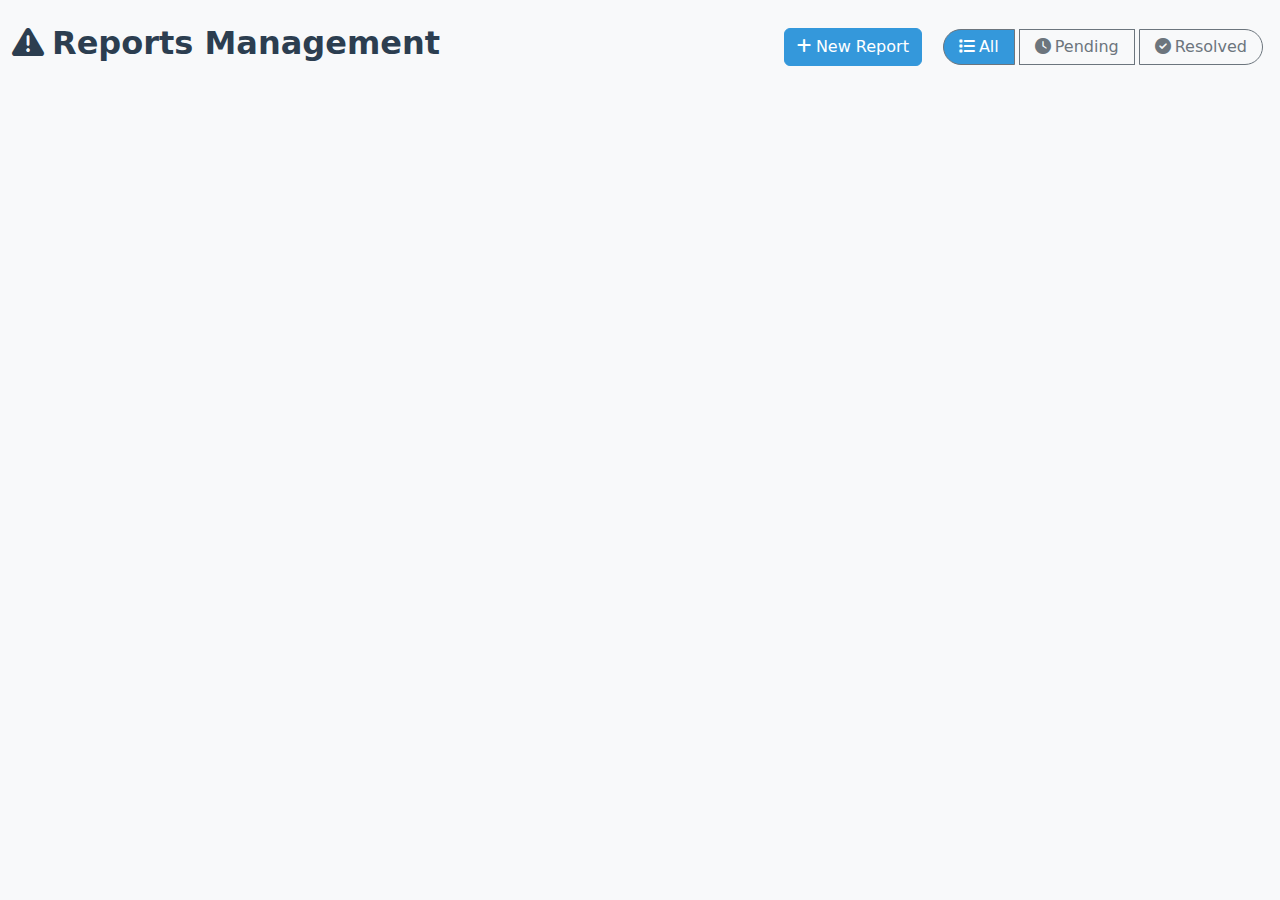
<file: public/officer/reports.html>
<!DOCTYPE html>
<html lang="en">
<head>
    <meta charset="UTF-8">
    <meta name="viewport" content="width=device-width, initial-scale=1.0">
    <title>Reports Management - Yetuga</title>
    <link href="https://cdn.jsdelivr.net/npm/bootstrap@5.3.0/dist/css/bootstrap.min.css" rel="stylesheet">
    <link href="https://cdn.datatables.net/1.13.4/css/dataTables.bootstrap5.min.css" rel="stylesheet">
    <link href="https://cdnjs.cloudflare.com/ajax/libs/font-awesome/6.0.0/css/all.min.css" rel="stylesheet">
    <style>
        :root {
            --primary-color: #2c3e50;
            --secondary-color: #34495e;
            --accent-color: #3498db;
        }
        
        body {
            background-color: #f8f9fa;
        }
        
        .navbar {
            background-color: var(--primary-color) !important;
        }
        
        .card {
            border: none;
            box-shadow: 0 2px 4px rgba(0,0,0,0.1);
            transition: transform 0.2s, box-shadow 0.2s;
        }
        
        .card:hover {
            transform: translateY(-5px);
            box-shadow: 0 4px 8px rgba(0,0,0,0.2);
        }
        
        .status-badge {
            padding: 5px 10px;
            border-radius: 15px;
            font-size: 0.8rem;
        }
        
        .filter-btn {
            border-radius: 20px;
            padding: 5px 15px;
            margin: 0 5px;
        }
        
        .filter-btn.active {
            background-color: var(--accent-color);
            color: white;
        }
        
        .page-title {
            color: var(--primary-color);
            font-weight: 600;
        }
        
        .report-type-icon {
            font-size: 1.2rem;
            margin-right: 8px;
        }
        
        .report-card .card-title {
            color: var(--primary-color);
            font-weight: 600;
        }
        
        .report-card .card-text {
            color: #666;
        }
        
        .modal-content {
            border-radius: 10px;
        }
        
        .modal-header {
            background-color: var(--primary-color);
            color: white;
            border-radius: 10px 10px 0 0;
        }
        
        .btn-primary {
            background-color: var(--accent-color);
            border-color: var(--accent-color);
        }
        
        .btn-primary:hover {
            background-color: #2980b9;
            border-color: #2980b9;
        }
    </style>
</head>
<body>
    <!-- Include Navigation -->
    <?php include 'includes/navbar.html'; ?>

    <div class="container-fluid mt-4">
        <div class="row">
            <div class="col-12">
                <div class="d-flex justify-content-between align-items-center mb-4">
                    <h2 class="page-title">
                        <i class="fas fa-exclamation-triangle me-2"></i>Reports Management
                    </h2>
                    <div class="d-flex align-items-center">
                        <button type="button" class="btn btn-primary me-3" data-bs-toggle="modal" data-bs-target="#newReportModal">
                            <i class="fas fa-plus me-1"></i>New Report
                        </button>
                        <div class="btn-group">
                            <button type="button" class="btn btn-outline-secondary filter-btn active" id="filterAll">
                                <i class="fas fa-list me-1"></i>All
                            </button>
                            <button type="button" class="btn btn-outline-secondary filter-btn" id="filterPending">
                                <i class="fas fa-clock me-1"></i>Pending
                            </button>
                            <button type="button" class="btn btn-outline-secondary filter-btn" id="filterResolved">
                                <i class="fas fa-check-circle me-1"></i>Resolved
                            </button>
                        </div>
                    </div>
                </div>

                <!-- Reports Grid -->
                <div class="row" id="reportsGrid">
                    <!-- Reports will be loaded here dynamically -->
                </div>
            </div>
        </div>
    </div>

    <!-- Report Details Modal -->
    <div class="modal fade" id="reportModal" tabindex="-1">
        <div class="modal-dialog modal-lg">
            <div class="modal-content">
                <div class="modal-header">
                    <h5 class="modal-title">
                        <i class="fas fa-file-alt me-2"></i>Report Details
                    </h5>
                    <button type="button" class="btn-close btn-close-white" data-bs-dismiss="modal"></button>
                </div>
                <div class="modal-body">
                    <div class="row mb-3">
                        <div class="col-md-6">
                            <h6><i class="fas fa-tag me-2"></i>Report Type</h6>
                            <p id="reportType" class="text-muted"></p>
                        </div>
                        <div class="col-md-6">
                            <h6><i class="fas fa-map-marker-alt me-2"></i>Location</h6>
                            <p id="reportLocation" class="text-muted"></p>
                        </div>
                    </div>
                    <div class="mb-3">
                        <h6><i class="fas fa-align-left me-2"></i>Description</h6>
                        <p id="reportDescription" class="text-muted"></p>
                    </div>
                    <div class="row mb-3">
                        <div class="col-md-4">
                            <h6><i class="fas fa-exclamation-triangle me-2"></i>Severity</h6>
                            <p id="reportSeverity" class="text-muted"></p>
                        </div>
                        <div class="col-md-4">
                            <h6><i class="fas fa-calendar me-2"></i>Date Reported</h6>
                            <p id="reportDate" class="text-muted"></p>
                        </div>
                        <div class="col-md-4">
                            <h6><i class="fas fa-user me-2"></i>Reported By</h6>
                            <p id="reportReporter" class="text-muted"></p>
                        </div>
                    </div>
                    <div class="mb-3">
                        <h6><i class="fas fa-info-circle me-2"></i>Status</h6>
                        <select class="form-select" id="reportStatus">
                            <option value="pending">Pending</option>
                            <option value="in_progress">In Progress</option>
                            <option value="resolved">Resolved</option>
                        </select>
                    </div>
                    <div class="mb-3">
                        <h6><i class="fas fa-reply me-2"></i>Response</h6>
                        <textarea class="form-control" id="reportResponse" rows="3" placeholder="Enter your response..."></textarea>
                    </div>
                </div>
                <div class="modal-footer">
                    <button type="button" class="btn btn-secondary" data-bs-dismiss="modal">
                        <i class="fas fa-times me-1"></i>Close
                    </button>
                    <button type="button" class="btn btn-primary" id="updateReport">
                        <i class="fas fa-save me-1"></i>Update Status
                    </button>
                </div>
            </div>
        </div>
    </div>

    <!-- New Report Modal -->
    <div class="modal fade" id="newReportModal" tabindex="-1">
        <div class="modal-dialog">
            <div class="modal-content">
                <div class="modal-header">
                    <h5 class="modal-title">
                        <i class="fas fa-plus me-2"></i>Create New Report
                    </h5>
                    <button type="button" class="btn-close btn-close-white" data-bs-dismiss="modal"></button>
                </div>
                <div class="modal-body">
                    <form id="newReportForm">
                        <div class="mb-3">
                            <label for="reportType" class="form-label">Report Type</label>
                            <select class="form-select" id="reportType" name="type" required>
                                <option value="">Select type</option>
                                <option value="Road Block">Road Block</option>
                                <option value="Fare Dispute">Fare Dispute</option>
                                <option value="Route Change">Route Change</option>
                                <option value="Accident">Accident</option>
                                <option value="Other">Other</option>
                            </select>
                        </div>
                        <div class="mb-3">
                            <label for="reportLocation" class="form-label">Location</label>
                            <input type="text" class="form-control" id="reportLocation" name="location" required>
                        </div>
                        <div class="mb-3">
                            <label for="reportDescription" class="form-label">Description</label>
                            <textarea class="form-control" id="reportDescription" name="description" rows="3" required></textarea>
                        </div>
                        <div class="mb-3">
                            <label for="reportSeverity" class="form-label">Severity</label>
                            <select class="form-select" id="reportSeverity" name="severity">
                                <option value="low">Low</option>
                                <option value="medium" selected>Medium</option>
                                <option value="high">High</option>
                            </select>
                        </div>
                    </form>
                </div>
                <div class="modal-footer">
                    <button type="button" class="btn btn-secondary" data-bs-dismiss="modal">Cancel</button>
                    <button type="button" class="btn btn-primary" id="submitReport">Submit Report</button>
                </div>
            </div>
        </div>
    </div>

    <script src="https://code.jquery.com/jquery-3.6.0.min.js"></script>
    <script src="https://cdn.jsdelivr.net/npm/bootstrap@5.3.0/dist/js/bootstrap.bundle.min.js"></script>
    <script>
        $(document).ready(function() {
            // Store reports data globally
            let reportsData = [];

            // Load reports
            function loadReports(filter = 'all') {
                // Update active filter button
                $('.filter-btn').removeClass('active');
                $(`#filter${filter.charAt(0).toUpperCase() + filter.slice(1)}`).addClass('active');
                
                $.ajax({
                    url: '../api/reports/get_reports.php',
                    type: 'GET',
                    success: function(response) {
                        if (response.success) {
                            // Store the reports data
                            reportsData = response.reports;
                            let html = '';
                            
                            reportsData.forEach(report => {
                                if (filter === 'all' || report.status === filter) {
                                    const statusClass = report.status === 'pending' ? 'warning' : 
                                                     report.status === 'in_progress' ? 'info' : 'success';
                                    const statusText = report.status === 'pending' ? 'Pending' : 
                                                    report.status === 'in_progress' ? 'In Progress' : 'Resolved';
                                    const typeIcon = report.type === 'Road Block' ? 'fa-road' :
                                                   report.type === 'Fare Dispute' ? 'fa-money-bill' : 'fa-route';
                                    
                                    html += `
                                        <div class="col-md-4 mb-4">
                                            <div class="card report-card">
                                                <div class="card-body">
                                                    <h5 class="card-title">
                                                        <i class="fas ${typeIcon} report-type-icon"></i>${report.type}
                                                    </h5>
                                                    <p class="card-text">${report.description}</p>
                                                    <div class="d-flex justify-content-between align-items-center">
                                                        <span class="badge bg-${statusClass} status-badge">
                                                            <i class="fas fa-circle me-1"></i>${statusText}
                                                        </span>
                                                        <button class="btn btn-sm btn-primary view-report" data-id="${report.id}">
                                                            <i class="fas fa-eye me-1"></i>View Details
                                                        </button>
                                                    </div>
                                                </div>
                                            </div>
                                        </div>
                                    `;
                                }
                            });
                            
                            $('#reportsGrid').html(html);
                        } else {
                            alert('Error loading reports: ' + response.error);
                        }
                    },
                    error: function(xhr) {
                        alert('Error loading reports. Please try again.');
                    }
                });
            }

            // Load initial reports
            loadReports();

            // Filter buttons
            $('#filterAll').click(function() { loadReports('all'); });
            $('#filterPending').click(function() { loadReports('pending'); });
            $('#filterResolved').click(function() { loadReports('resolved'); });

            // View report details
            $(document).on('click', '.view-report', function() {
                const reportId = parseInt($(this).data('id'));
                // Find the report in our stored data
                const report = reportsData.find(r => r.id === reportId);
                
                if (report) {
                    $('#reportModal .modal-title').html(`
                        <i class="fas fa-file-alt me-2"></i>Report Details #${report.id}
                    `);
                    $('#reportType').text(report.type);
                    $('#reportLocation').text(report.location);
                    $('#reportDescription').text(report.description);
                    $('#reportStatus').val(report.status);
                    $('#reportSeverity').text(report.severity);
                    $('#reportDate').text(new Date(report.created_at).toLocaleString());
                    $('#reportReporter').text(report.reporter_name);
                    $('#reportModal').modal('show');
                } else {
                    alert('Error: Report not found');
                }
            });

            // Save report changes
            $('#updateReport').click(function() {
                // Simulate saving changes (replace with actual AJAX call)
                $('#reportModal').modal('hide');
                loadReports();
            });

            // Handle new report submission
            $('#submitReport').click(function() {
                const formData = {
                    type: $('#reportType').val(),
                    location: $('#reportLocation').val(),
                    description: $('#reportDescription').val(),
                    severity: $('#reportSeverity').val()
                };

                $.ajax({
                    url: '../api/reports/add_report.php',
                    type: 'POST',
                    data: formData,
                    success: function(response) {
                        if (response.success) {
                            alert('Report submitted successfully!');
                            $('#newReportModal').modal('hide');
                            loadReports(); // Refresh the reports list
                        } else {
                            alert('Error: ' + response.error);
                        }
                    },
                    error: function(xhr) {
                        alert('Error submitting report. Please try again.');
                    }
                });
            });
        });
    </script>
</body>
</html>
</file>
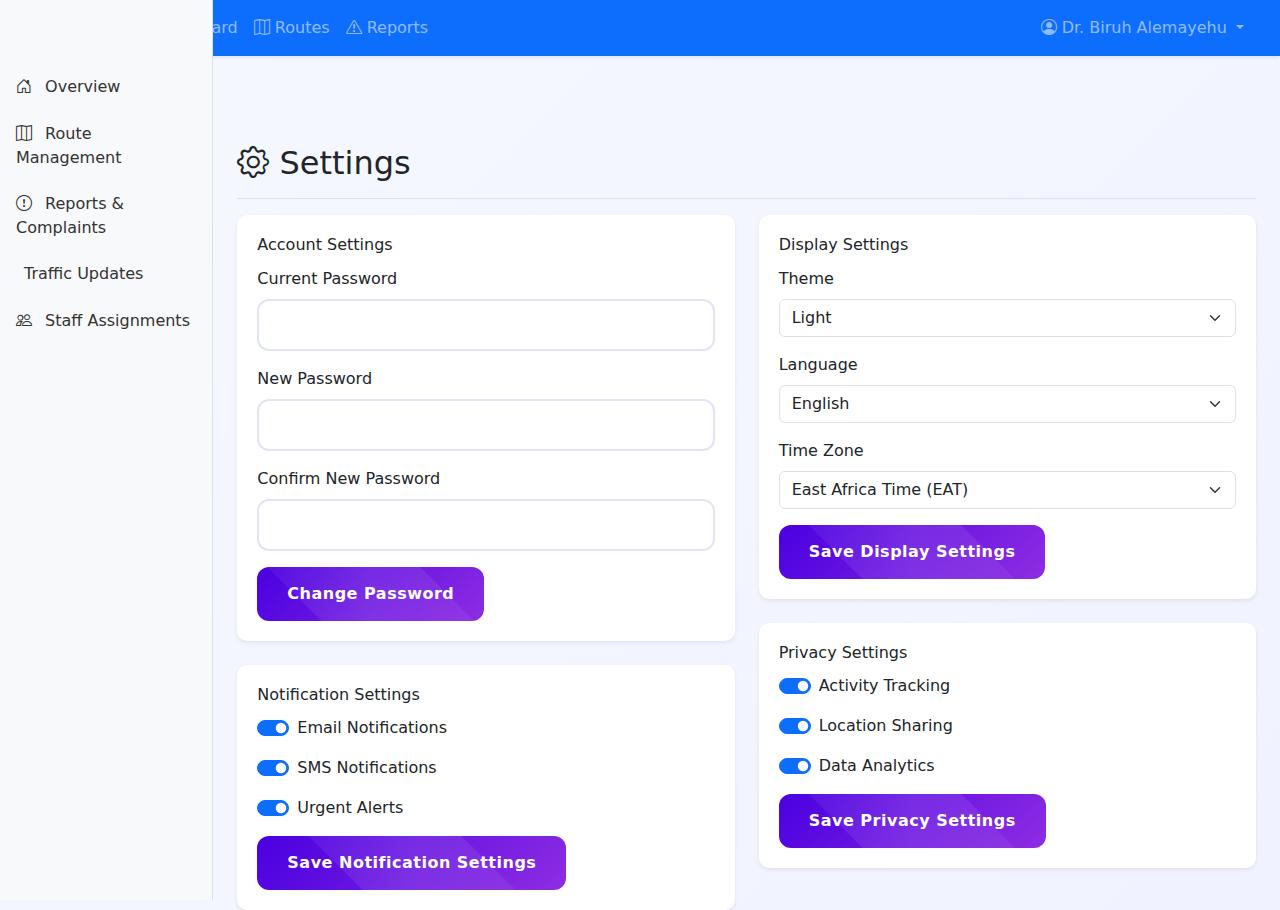
<file: public/officer/settings.html>
<!DOCTYPE html>
<html lang="en">
<head>
    <meta charset="UTF-8">
    <meta name="viewport" content="width=device-width, initial-scale=1.0">
    <title>Settings - Yetuga</title>
    <!-- Bootstrap CSS -->
    <link href="https://cdn.jsdelivr.net/npm/bootstrap@5.3.0/dist/css/bootstrap.min.css" rel="stylesheet">
    <!-- Bootstrap Icons -->
    <link href="https://cdn.jsdelivr.net/npm/bootstrap-icons@1.11.3/font/bootstrap-icons.min.css" rel="stylesheet">
    <!-- Custom CSS -->
    <link href="../../assets/css/style.css" rel="stylesheet">
    <link href="../../assets/css/officer_dashboard.css" rel="stylesheet">
</head>
<body>
    <!-- Navigation -->
    <nav class="navbar navbar-expand-lg navbar-dark bg-primary">
        <div class="container-fluid">
            <a class="navbar-brand" href="../index.html">Yetuga</a>
            <button class="navbar-toggler" type="button" data-bs-toggle="collapse" data-bs-target="#navbarNav">
                <span class="navbar-toggler-icon"></span>
            </button>
            <div class="collapse navbar-collapse" id="navbarNav">
                <ul class="navbar-nav me-auto">
                    <li class="nav-item">
                        <a class="nav-link" href="dashboard.html">
                            <i class="bi bi-speedometer2"></i> Dashboard
                        </a>
                    </li>
                    <li class="nav-item">
                        <a class="nav-link" href="routes.html">
                            <i class="bi bi-map"></i> Routes
                        </a>
                    </li>
                    <li class="nav-item">
                        <a class="nav-link" href="reports.html">
                            <i class="bi bi-exclamation-triangle"></i> Reports
                        </a>
                    </li>
                </ul>
                <ul class="navbar-nav">
                    <li class="nav-item dropdown">
                        <a class="nav-link dropdown-toggle" href="#" id="userDropdown" role="button" data-bs-toggle="dropdown">
                            <i class="bi bi-person-circle"></i> <span id="officerName">Officer</span>
                        </a>
                        <ul class="dropdown-menu dropdown-menu-end">
                            <li><a class="dropdown-item" href="profile.html"><i class="bi bi-person"></i> Profile</a></li>
                            <li><a class="dropdown-item active" href="settings.html"><i class="bi bi-gear"></i> Settings</a></li>
                            <li><hr class="dropdown-divider"></li>
                            <li><a class="dropdown-item" href="../logout.php"><i class="bi bi-box-arrow-right"></i> Logout</a></li>
                        </ul>
                    </li>
                </ul>
            </div>
        </div>
    </nav>

    <!-- Main Content -->
    <div class="container-fluid mt-4">
        <div class="row">
            <!-- Sidebar -->
            <nav class="col-md-3 col-lg-2 d-md-block bg-light sidebar">
                <div class="position-sticky pt-3">
                    <ul class="nav flex-column">
                        <li class="nav-item">
                            <a class="nav-link" href="dashboard.html">
                                <i class="bi bi-house-door"></i> Overview
                            </a>
                        </li>
                        <li class="nav-item">
                            <a class="nav-link" href="routes.html">
                                <i class="bi bi-map"></i> Route Management
                            </a>
                        </li>
                        <li class="nav-item">
                            <a class="nav-link" href="reports.html">
                                <i class="bi bi-exclamation-circle"></i> Reports & Complaints
                            </a>
                        </li>
                        <li class="nav-item">
                            <a class="nav-link" href="traffic.html">
                                <i class="bi bi-traffic-cone"></i> Traffic Updates
                            </a>
                        </li>
                        <li class="nav-item">
                            <a class="nav-link" href="assignments.html">
                                <i class="bi bi-people"></i> Staff Assignments
                            </a>
                        </li>
                    </ul>
                </div>
            </nav>

            <!-- Main content area -->
            <main class="col-md-9 ms-sm-auto col-lg-10 px-md-4">
                <div class="d-flex justify-content-between flex-wrap flex-md-nowrap align-items-center pt-3 pb-2 mb-3 border-bottom">
                    <h1 class="h2"><i class="bi bi-gear"></i> Settings</h1>
                </div>

                <div class="row">
                    <div class="col-md-6">
                        <!-- Account Settings -->
                        <div class="card mb-4">
                            <div class="card-body">
                                <h5 class="card-title">Account Settings</h5>
                                <form id="passwordForm">
                                    <div class="mb-3">
                                        <label class="form-label">Current Password</label>
                                        <input type="password" class="form-control" id="currentPassword" required>
                                    </div>
                                    <div class="mb-3">
                                        <label class="form-label">New Password</label>
                                        <input type="password" class="form-control" id="newPassword" required>
                                    </div>
                                    <div class="mb-3">
                                        <label class="form-label">Confirm New Password</label>
                                        <input type="password" class="form-control" id="confirmPassword" required>
                                    </div>
                                    <button type="submit" class="btn btn-primary">Change Password</button>
                                </form>
                            </div>
                        </div>

                        <!-- Notification Settings -->
                        <div class="card">
                            <div class="card-body">
                                <h5 class="card-title">Notification Settings</h5>
                                <form id="notificationForm">
                                    <div class="mb-3">
                                        <div class="form-check form-switch">
                                            <input class="form-check-input" type="checkbox" id="emailNotifications" checked>
                                            <label class="form-check-label">Email Notifications</label>
                                        </div>
                                    </div>
                                    <div class="mb-3">
                                        <div class="form-check form-switch">
                                            <input class="form-check-input" type="checkbox" id="smsNotifications" checked>
                                            <label class="form-check-label">SMS Notifications</label>
                                        </div>
                                    </div>
                                    <div class="mb-3">
                                        <div class="form-check form-switch">
                                            <input class="form-check-input" type="checkbox" id="urgentAlerts" checked>
                                            <label class="form-check-label">Urgent Alerts</label>
                                        </div>
                                    </div>
                                    <button type="submit" class="btn btn-primary">Save Notification Settings</button>
                                </form>
                            </div>
                        </div>
                    </div>

                    <div class="col-md-6">
                        <!-- Display Settings -->
                        <div class="card mb-4">
                            <div class="card-body">
                                <h5 class="card-title">Display Settings</h5>
                                <form id="displayForm">
                                    <div class="mb-3">
                                        <label class="form-label">Theme</label>
                                        <select class="form-select" id="theme">
                                            <option value="light">Light</option>
                                            <option value="dark">Dark</option>
                                            <option value="system">System Default</option>
                                        </select>
                                    </div>
                                    <div class="mb-3">
                                        <label class="form-label">Language</label>
                                        <select class="form-select" id="language">
                                            <option value="en">English</option>
                                            <option value="am">Amharic</option>
                                        </select>
                                    </div>
                                    <div class="mb-3">
                                        <label class="form-label">Time Zone</label>
                                        <select class="form-select" id="timezone">
                                            <option value="EAT">East Africa Time (EAT)</option>
                                            <option value="UTC">UTC</option>
                                        </select>
                                    </div>
                                    <button type="submit" class="btn btn-primary">Save Display Settings</button>
                                </form>
                            </div>
                        </div>

                        <!-- Privacy Settings -->
                        <div class="card">
                            <div class="card-body">
                                <h5 class="card-title">Privacy Settings</h5>
                                <form id="privacyForm">
                                    <div class="mb-3">
                                        <div class="form-check form-switch">
                                            <input class="form-check-input" type="checkbox" id="activityTracking" checked>
                                            <label class="form-check-label">Activity Tracking</label>
                                        </div>
                                    </div>
                                    <div class="mb-3">
                                        <div class="form-check form-switch">
                                            <input class="form-check-input" type="checkbox" id="locationSharing" checked>
                                            <label class="form-check-label">Location Sharing</label>
                                        </div>
                                    </div>
                                    <div class="mb-3">
                                        <div class="form-check form-switch">
                                            <input class="form-check-input" type="checkbox" id="dataAnalytics" checked>
                                            <label class="form-check-label">Data Analytics</label>
                                        </div>
                                    </div>
                                    <button type="submit" class="btn btn-primary">Save Privacy Settings</button>
                                </form>
                            </div>
                        </div>
                    </div>
                </div>
            </main>
        </div>
    </div>

    <!-- Required JavaScript -->
    <script src="https://code.jquery.com/jquery-3.6.0.min.js"></script>
    <script src="https://cdn.jsdelivr.net/npm/bootstrap@5.3.0/dist/js/bootstrap.bundle.min.js"></script>
    <script src="../../assets/js/settings.js"></script>
</body>
</html>
</file>
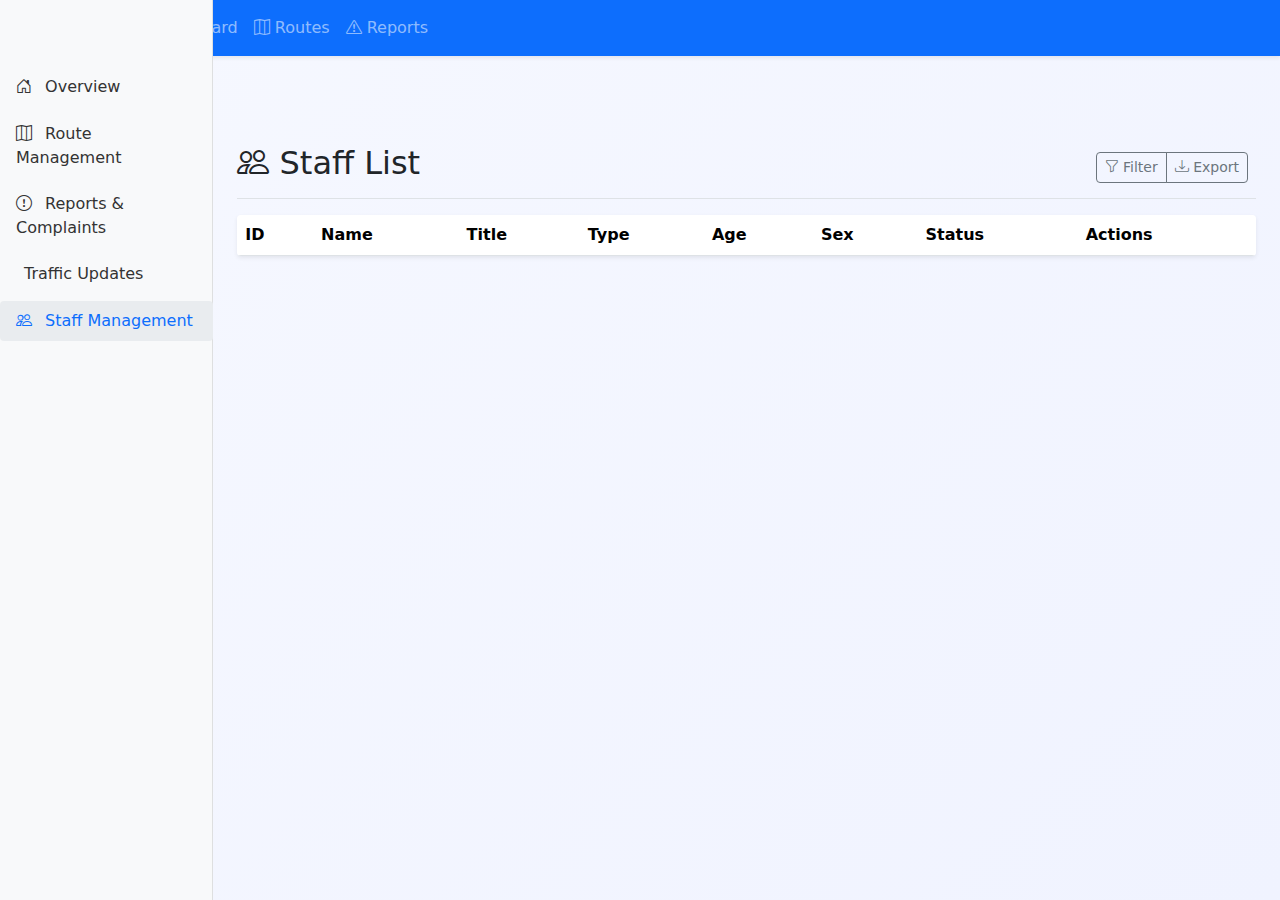
<file: public/officer/staff-list.html>
<!DOCTYPE html>
<html lang="en">
<head>
    <meta charset="UTF-8">
    <meta name="viewport" content="width=device-width, initial-scale=1.0">
    <title>Staff List - Yetuga</title>
    <!-- Bootstrap CSS -->
    <link href="https://cdn.jsdelivr.net/npm/bootstrap@5.3.0/dist/css/bootstrap.min.css" rel="stylesheet">
    <!-- Bootstrap Icons -->
    <link href="https://cdn.jsdelivr.net/npm/bootstrap-icons@1.11.3/font/bootstrap-icons.min.css" rel="stylesheet">
    <!-- DataTables CSS -->
    <link href="https://cdn.datatables.net/1.11.5/css/dataTables.bootstrap5.min.css" rel="stylesheet">
    <!-- Custom CSS -->
    <link href="../../assets/css/style.css" rel="stylesheet">
    <link href="../../assets/css/officer_dashboard.css" rel="stylesheet">
</head>
<body>
    <!-- Navigation -->
    <nav class="navbar navbar-expand-lg navbar-dark bg-primary">
        <div class="container-fluid">
            <a class="navbar-brand" href="../index.html">Yetuga</a>
            <button class="navbar-toggler" type="button" data-bs-toggle="collapse" data-bs-target="#navbarNav">
                <span class="navbar-toggler-icon"></span>
            </button>
            <div class="collapse navbar-collapse" id="navbarNav">
                <ul class="navbar-nav me-auto">
                    <li class="nav-item">
                        <a class="nav-link" href="dashboard.html">
                            <i class="bi bi-speedometer2"></i> Dashboard
                        </a>
                    </li>
                    <li class="nav-item">
                        <a class="nav-link" href="routes.html">
                            <i class="bi bi-map"></i> Routes
                        </a>
                    </li>
                    <li class="nav-item">
                        <a class="nav-link" href="reports.html">
                            <i class="bi bi-exclamation-triangle"></i> Reports
                        </a>
                    </li>
                </ul>
            </div>
        </div>
    </nav>

    <!-- Main Content -->
    <div class="container-fluid mt-4">
        <div class="row">
            <!-- Sidebar -->
            <nav class="col-md-3 col-lg-2 d-md-block bg-light sidebar">
                <div class="position-sticky pt-3">
                    <ul class="nav flex-column">
                        <li class="nav-item">
                            <a class="nav-link" href="dashboard.html">
                                <i class="bi bi-house-door"></i> Overview
                            </a>
                        </li>
                        <li class="nav-item">
                            <a class="nav-link" href="routes.html">
                                <i class="bi bi-map"></i> Route Management
                            </a>
                        </li>
                        <li class="nav-item">
                            <a class="nav-link" href="reports.html">
                                <i class="bi bi-exclamation-circle"></i> Reports & Complaints
                            </a>
                        </li>
                        <li class="nav-item">
                            <a class="nav-link" href="traffic.html">
                                <i class="bi bi-traffic-cone"></i> Traffic Updates
                            </a>
                        </li>
                        <li class="nav-item">
                            <a class="nav-link active" href="staff-list.html">
                                <i class="bi bi-people"></i> Staff Management
                            </a>
                        </li>
                    </ul>
                </div>
            </nav>

            <!-- Main content area -->
            <main class="col-md-9 ms-sm-auto col-lg-10 px-md-4">
                <div class="d-flex justify-content-between flex-wrap flex-md-nowrap align-items-center pt-3 pb-2 mb-3 border-bottom">
                    <h1 class="h2"><i class="bi bi-people"></i> Staff List</h1>
                    <div class="btn-toolbar mb-2 mb-md-0">
                        <div class="btn-group me-2">
                            <button type="button" class="btn btn-sm btn-outline-secondary" id="filterBtn">
                                <i class="bi bi-funnel"></i> Filter
                            </button>
                            <button type="button" class="btn btn-sm btn-outline-secondary" id="exportBtn">
                                <i class="bi bi-download"></i> Export
                            </button>
                        </div>
                    </div>
                </div>

                <!-- Filter Panel -->
                <div class="card mb-4" id="filterPanel" style="display: none;">
                    <div class="card-body">
                        <div class="row">
                            <div class="col-md-3">
                                <label class="form-label">Title</label>
                                <select class="form-select" id="titleFilter">
                                    <option value="">All</option>
                                    <option value="inspector">Inspector</option>
                                    <option value="sergeant">Sergeant</option>
                                    <option value="officer">Officer</option>
                                </select>
                            </div>
                            <div class="col-md-3">
                                <label class="form-label">Type</label>
                                <select class="form-select" id="typeFilter">
                                    <option value="">All</option>
                                    <option value="moteregna">Moteregna (Motorcycle)</option>
                                    <option value="patroller">Patroller</option>
                                    <option value="egregna">Egregna (On Foot)</option>
                                </select>
                            </div>
                            <div class="col-md-3">
                                <label class="form-label">Status</label>
                                <select class="form-select" id="statusFilter">
                                    <option value="">All</option>
                                    <option value="available">Available</option>
                                    <option value="assigned">Assigned</option>
                                    <option value="off-duty">Off Duty</option>
                                </select>
                            </div>
                            <div class="col-md-3">
                                <label class="form-label">&nbsp;</label>
                                <button class="btn btn-primary d-block" id="applyFilters">Apply Filters</button>
                            </div>
                        </div>
                    </div>
                </div>

                <!-- Staff Table -->
                <div class="table-responsive">
                    <table class="table table-striped table-hover" id="staffTable">
                        <thead>
                            <tr>
                                <th>ID</th>
                                <th>Name</th>
                                <th>Title</th>
                                <th>Type</th>
                                <th>Age</th>
                                <th>Sex</th>
                                <th>Status</th>
                                <th>Actions</th>
                            </tr>
                        </thead>
                        <tbody>
                            <!-- Data will be populated by JavaScript -->
                        </tbody>
                    </table>
                </div>
            </main>
        </div>
    </div>

    <!-- Assignment Modal -->
    <div class="modal fade" id="assignmentModal" tabindex="-1">
        <div class="modal-dialog modal-lg">
            <div class="modal-content">
                <div class="modal-header">
                    <h5 class="modal-title">Assign Staff Member</h5>
                    <button type="button" class="btn-close" data-bs-dismiss="modal"></button>
                </div>
                <div class="modal-body">
                    <form id="assignmentForm">
                        <div class="row mb-3">
                            <div class="col-md-6">
                                <label class="form-label">Staff Member</label>
                                <input type="text" class="form-control" id="staffName" readonly>
                                <input type="hidden" id="staffId">
                            </div>
                            <div class="col-md-6">
                                <label class="form-label">Current Status</label>
                                <input type="text" class="form-control" id="staffStatus" readonly>
                            </div>
                        </div>
                        <div class="row mb-3">
                            <div class="col-md-12">
                                <label class="form-label">Route</label>
                                <select class="form-select" id="routeSelect" required>
                                    <option value="">Select a route...</option>
                                    <!-- Routes will be populated by JavaScript -->
                                </select>
                            </div>
                        </div>
                        <div class="row mb-3">
                            <div class="col-md-6">
                                <label class="form-label">Start Time</label>
                                <input type="time" class="form-control" id="startTime" required>
                            </div>
                            <div class="col-md-6">
                                <label class="form-label">End Time</label>
                                <input type="time" class="form-control" id="endTime" required>
                            </div>
                        </div>
                        <div class="row mb-3">
                            <div class="col-md-6">
                                <label class="form-label">Start Date</label>
                                <input type="date" class="form-control" id="startDate" required>
                            </div>
                            <div class="col-md-6">
                                <label class="form-label">End Date</label>
                                <input type="date" class="form-control" id="endDate" required>
                            </div>
                        </div>
                        <div class="mb-3">
                            <label class="form-label">Assignment Notes</label>
                            <textarea class="form-control" id="assignmentNotes" rows="3"></textarea>
                        </div>
                    </form>
                </div>
                <div class="modal-footer">
                    <button type="button" class="btn btn-secondary" data-bs-dismiss="modal">Cancel</button>
                    <button type="button" class="btn btn-primary" id="saveAssignment">Assign Staff</button>
                </div>
            </div>
        </div>
    </div>

    <!-- Required JavaScript -->
    <script src="https://code.jquery.com/jquery-3.6.0.min.js"></script>
    <script src="https://cdn.jsdelivr.net/npm/bootstrap@5.3.0/dist/js/bootstrap.bundle.min.js"></script>
    <script src="https://cdn.datatables.net/1.11.5/js/jquery.dataTables.min.js"></script>
    <script src="https://cdn.datatables.net/1.11.5/js/dataTables.bootstrap5.min.js"></script>
    <script src="../../assets/js/staff-list.js"></script>
</body>
</html>
</file>
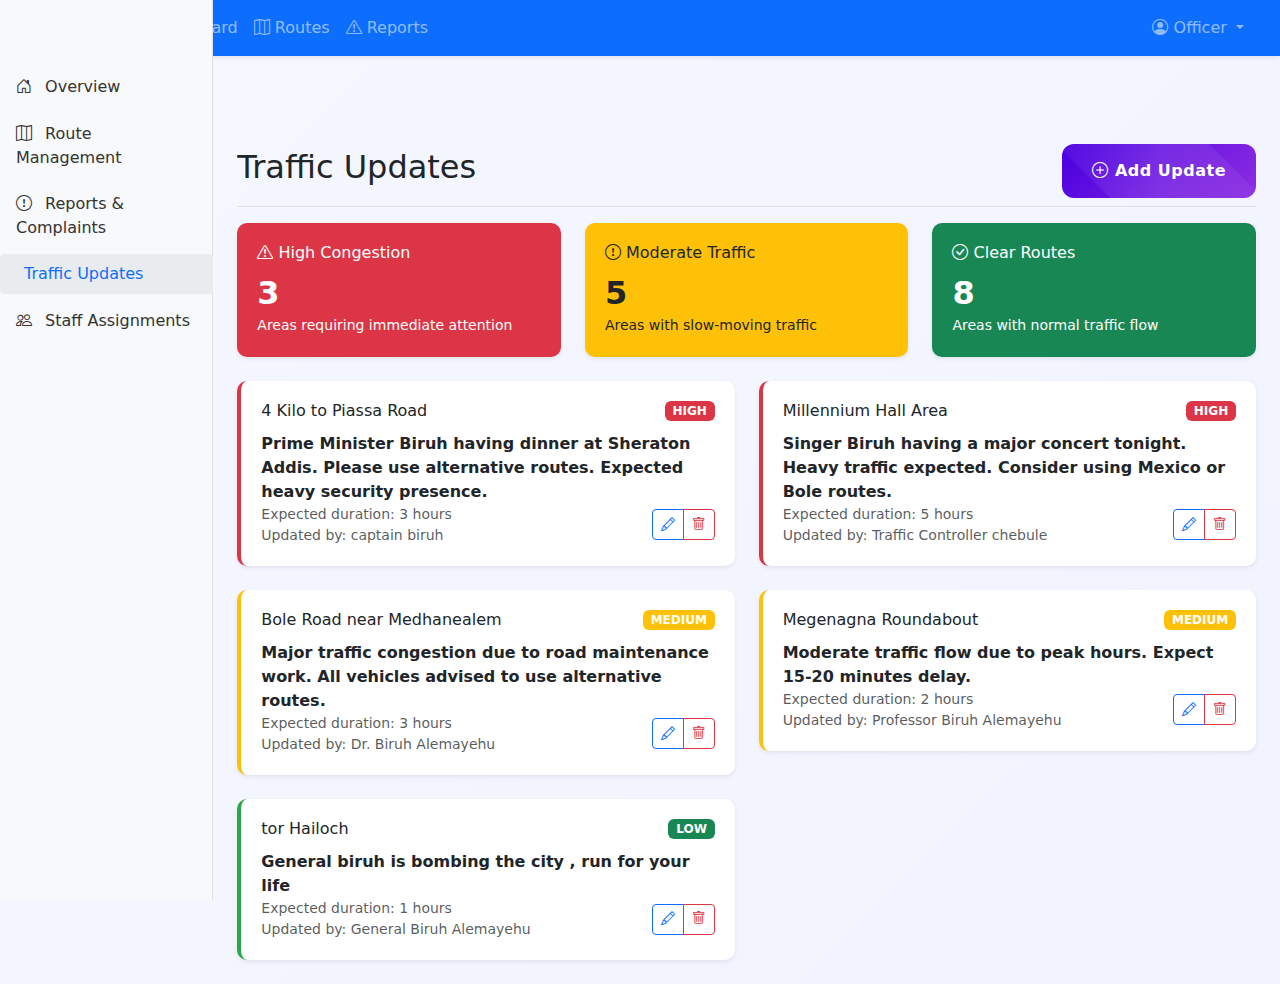
<file: public/officer/traffic.html>
<!DOCTYPE html>
<html lang="en">
<head>
    <meta charset="UTF-8">
    <meta name="viewport" content="width=device-width, initial-scale=1.0">
    <title>Traffic Updates - Yetuga</title>
    <!-- Bootstrap CSS -->
    <link href="https://cdn.jsdelivr.net/npm/bootstrap@5.3.0/dist/css/bootstrap.min.css" rel="stylesheet">
    <!-- Bootstrap Icons -->
    <link href="https://cdn.jsdelivr.net/npm/bootstrap-icons@1.11.3/font/bootstrap-icons.min.css" rel="stylesheet">
    <!-- Custom CSS -->
    <link href="../../assets/css/style.css" rel="stylesheet">
    <link href="../../assets/css/officer_dashboard.css" rel="stylesheet">
    <link href="../../assets/css/traffic.css" rel="stylesheet">
</head>
<body>
    <!-- Navigation -->
    <nav class="navbar navbar-expand-lg navbar-dark bg-primary">
        <div class="container-fluid">
            <a class="navbar-brand" href="../index.html">Yetuga</a>
            <button class="navbar-toggler" type="button" data-bs-toggle="collapse" data-bs-target="#navbarNav">
                <span class="navbar-toggler-icon"></span>
            </button>
            <div class="collapse navbar-collapse" id="navbarNav">
                <ul class="navbar-nav me-auto">
                    <li class="nav-item">
                        <a class="nav-link" href="dashboard.html">
                            <i class="bi bi-speedometer2"></i> Dashboard
                        </a>
                    </li>
                    <li class="nav-item">
                        <a class="nav-link" href="routes.html">
                            <i class="bi bi-map"></i> Routes
                        </a>
                    </li>
                    <li class="nav-item">
                        <a class="nav-link" href="reports.html">
                            <i class="bi bi-exclamation-triangle"></i> Reports
                        </a>
                    </li>
                </ul>
                <ul class="navbar-nav">
                    <li class="nav-item dropdown">
                        <a class="nav-link dropdown-toggle" href="#" id="userDropdown" role="button" data-bs-toggle="dropdown">
                            <i class="bi bi-person-circle"></i> <span id="officerName">Officer</span>
                        </a>
                        <ul class="dropdown-menu dropdown-menu-end">
                            <li><a class="dropdown-item" href="profile.html"><i class="bi bi-person"></i> Profile</a></li>
                            <li><a class="dropdown-item" href="settings.html"><i class="bi bi-gear"></i> Settings</a></li>
                            <li><hr class="dropdown-divider"></li>
                            <li><a class="dropdown-item" href="../logout.php"><i class="bi bi-box-arrow-right"></i> Logout</a></li>
                        </ul>
                    </li>
                </ul>
            </div>
        </div>
    </nav>

    <!-- Main Content -->
    <div class="container-fluid mt-4">
        <div class="row">
            <!-- Sidebar -->
            <nav class="col-md-3 col-lg-2 d-md-block bg-light sidebar">
                <div class="position-sticky pt-3">
                    <ul class="nav flex-column">
                        <li class="nav-item">
                            <a class="nav-link" href="dashboard.html">
                                <i class="bi bi-house-door"></i> Overview
                            </a>
                        </li>
                        <li class="nav-item">
                            <a class="nav-link" href="routes.html">
                                <i class="bi bi-map"></i> Route Management
                            </a>
                        </li>
                        <li class="nav-item">
                            <a class="nav-link" href="reports.html">
                                <i class="bi bi-exclamation-circle"></i> Reports & Complaints
                            </a>
                        </li>
                        <li class="nav-item">
                            <a class="nav-link active" href="traffic.html">
                                <i class="bi bi-traffic-cone"></i> Traffic Updates
                            </a>
                        </li>
                        <li class="nav-item">
                            <a class="nav-link" href="assignments.html">
                                <i class="bi bi-people"></i> Staff Assignments
                            </a>
                        </li>
                    </ul>
                </div>
            </nav>

            <!-- Main content area -->
            <main class="col-md-9 ms-sm-auto col-lg-10 px-md-4">
                <div class="d-flex justify-content-between flex-wrap flex-md-nowrap align-items-center pt-3 pb-2 mb-3 border-bottom">
                    <h1 class="h2"><i class="bi bi-traffic-cone"></i> Traffic Updates</h1>
                    <div class="btn-toolbar mb-2 mb-md-0">
                        <button type="button" class="btn btn-primary" data-bs-toggle="modal" data-bs-target="#addUpdateModal">
                            <i class="bi bi-plus-circle"></i> Add Update
                        </button>
                    </div>
                </div>

                <!-- Traffic Status Overview -->
                <div class="row mb-4">
                    <div class="col-md-4">
                        <div class="card bg-danger text-white">
                            <div class="card-body">
                                <h5 class="card-title"><i class="bi bi-exclamation-triangle"></i> High Congestion</h5>
                                <p class="card-text h2">3</p>
                                <small>Areas requiring immediate attention</small>
                            </div>
                        </div>
                    </div>
                    <div class="col-md-4">
                        <div class="card bg-warning text-dark">
                            <div class="card-body">
                                <h5 class="card-title"><i class="bi bi-exclamation-circle"></i> Moderate Traffic</h5>
                                <p class="card-text h2">5</p>
                                <small>Areas with slow-moving traffic</small>
                            </div>
                        </div>
                    </div>
                    <div class="col-md-4">
                        <div class="card bg-success text-white">
                            <div class="card-body">
                                <h5 class="card-title"><i class="bi bi-check-circle"></i> Clear Routes</h5>
                                <p class="card-text h2">8</p>
                                <small>Areas with normal traffic flow</small>
                            </div>
                        </div>
                    </div>
                </div>

                <!-- Traffic Updates List -->
                <div class="row" id="trafficUpdates">
                    <!-- Traffic updates will be loaded here -->
                </div>
            </main>
        </div>
    </div>

    <!-- Add Update Modal -->
    <div class="modal fade" id="addUpdateModal" tabindex="-1">
        <div class="modal-dialog">
            <div class="modal-content">
                <div class="modal-header">
                    <h5 class="modal-title">Add Traffic Update</h5>
                    <button type="button" class="btn-close" data-bs-dismiss="modal"></button>
                </div>
                <div class="modal-body">
                    <form id="addUpdateForm">
                        <div class="mb-3">
                            <label for="location" class="form-label">Location</label>
                            <input type="text" class="form-control" id="location" required>
                        </div>
                        <div class="mb-3">
                            <label for="severity" class="form-label">Severity</label>
                            <select class="form-select" id="severity" required>
                                <option value="low">Low</option>
                                <option value="medium">Medium</option>
                                <option value="high">High</option>
                            </select>
                        </div>
                        <div class="mb-3">
                            <label for="description" class="form-label">Description</label>
                            <textarea class="form-control" id="description" rows="3" required></textarea>
                        </div>
                        <div class="mb-3">
                            <label for="expectedDuration" class="form-label">Expected Duration (hours)</label>
                            <input type="number" class="form-control" id="expectedDuration" min="1" required>
                        </div>
                    </form>
                </div>
                <div class="modal-footer">
                    <button type="button" class="btn btn-secondary" data-bs-dismiss="modal">Cancel</button>
                    <button type="button" class="btn btn-primary" id="saveUpdate">Save Update</button>
                </div>
            </div>
        </div>
    </div>

    <!-- Required JavaScript -->
    <script src="https://code.jquery.com/jquery-3.6.0.min.js"></script>
    <script src="https://cdn.jsdelivr.net/npm/bootstrap@5.3.0/dist/js/bootstrap.bundle.min.js"></script>
    <script src="../../assets/js/traffic.js"></script>
</body>
</html>
</file>
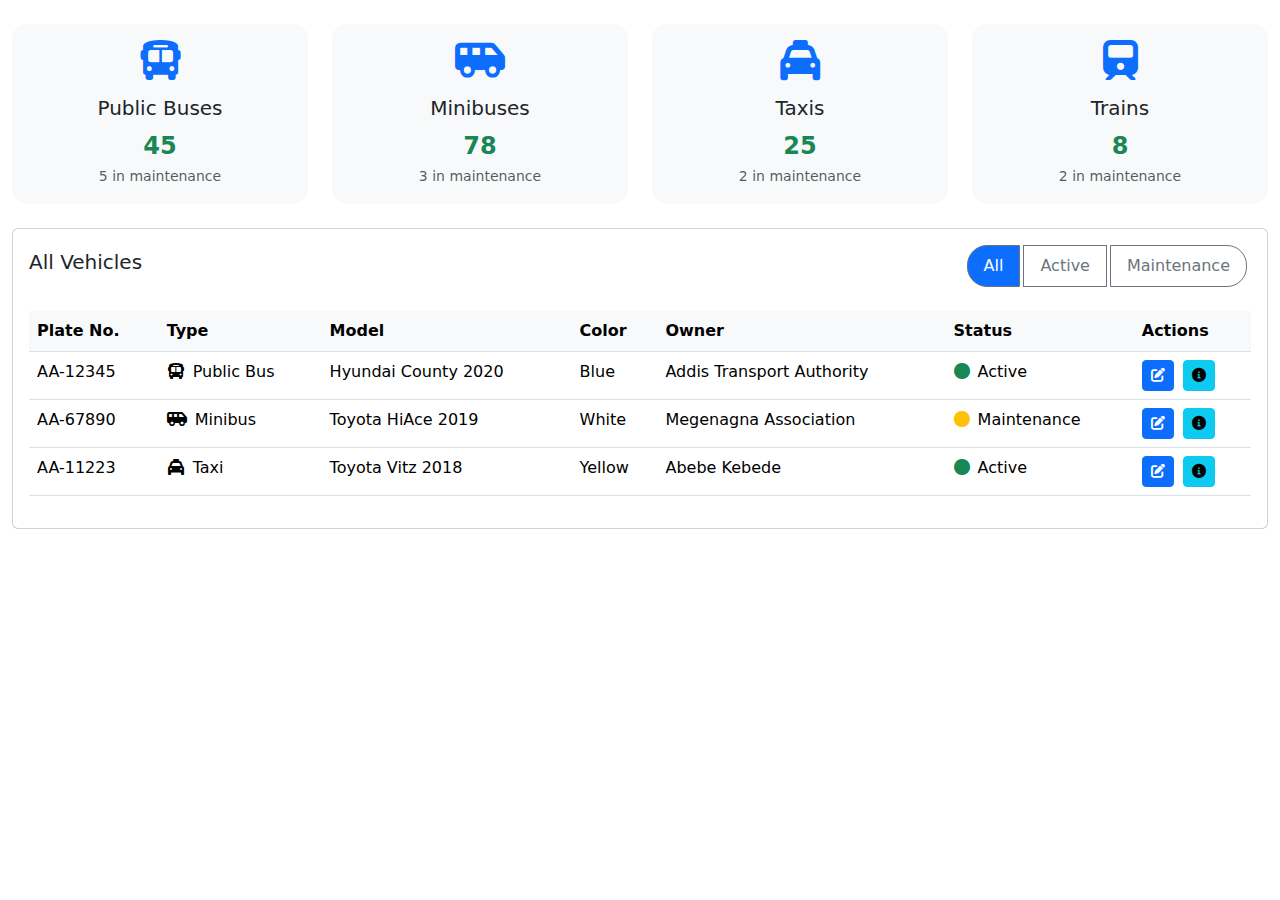
<file: public/officer/vehicles.html>
<!DOCTYPE html>
<html lang="en">
<head>
    <meta charset="UTF-8">
    <meta name="viewport" content="width=device-width, initial-scale=1.0">
    <title>Vehicle Management - Yetuga</title>
    <link href="https://cdn.jsdelivr.net/npm/bootstrap@5.3.0/dist/css/bootstrap.min.css" rel="stylesheet">
    <link href="https://cdn.datatables.net/1.13.4/css/dataTables.bootstrap5.min.css" rel="stylesheet">
    <link href="https://cdnjs.cloudflare.com/ajax/libs/font-awesome/6.0.0/css/all.min.css" rel="stylesheet">
    <style>
        .vehicle-type-card {
            border: none;
            border-radius: 15px;
            transition: transform 0.3s;
            cursor: pointer;
            background: #f8f9fa;
        }

        .vehicle-type-card:hover {
            transform: translateY(-5px);
            box-shadow: 0 5px 15px rgba(0,0,0,0.1);
        }

        .vehicle-icon {
            font-size: 2.5rem;
            margin-bottom: 1rem;
            color: #0d6efd;
        }

        .vehicle-count {
            font-size: 1.5rem;
            font-weight: bold;
            color: #198754;
        }

        .vehicle-table th {
            background: #f8f9fa;
        }

        .status-active {
            color: #198754;
        }

        .status-maintenance {
            color: #ffc107;
        }

        .status-inactive {
            color: #dc3545;
        }

        .filter-btn {
            border-radius: 20px;
            padding: 0.5rem 1rem;
            margin: 0 0.25rem;
        }

        .filter-btn.active {
            background: #0d6efd;
            color: white;
        }
    </style>
</head>
<body>
    <?php include 'includes/navbar.html'; ?>

    <div class="container-fluid mt-4">
        <!-- Vehicle Types Overview -->
        <div class="row mb-4">
            <div class="col-md-3">
                <div class="card vehicle-type-card" onclick="showVehicles('bus')">
                    <div class="card-body text-center">
                        <i class="fas fa-bus vehicle-icon"></i>
                        <h5>Public Buses</h5>
                        <div class="vehicle-count">45</div>
                        <small class="text-muted">5 in maintenance</small>
                    </div>
                </div>
            </div>
            <div class="col-md-3">
                <div class="card vehicle-type-card" onclick="showVehicles('minibus')">
                    <div class="card-body text-center">
                        <i class="fas fa-shuttle-van vehicle-icon"></i>
                        <h5>Minibuses</h5>
                        <div class="vehicle-count">78</div>
                        <small class="text-muted">3 in maintenance</small>
                    </div>
                </div>
            </div>
            <div class="col-md-3">
                <div class="card vehicle-type-card" onclick="showVehicles('taxi')">
                    <div class="card-body text-center">
                        <i class="fas fa-taxi vehicle-icon"></i>
                        <h5>Taxis</h5>
                        <div class="vehicle-count">25</div>
                        <small class="text-muted">2 in maintenance</small>
                    </div>
                </div>
            </div>
            <div class="col-md-3">
                <div class="card vehicle-type-card" onclick="showVehicles('train')">
                    <div class="card-body text-center">
                        <i class="fas fa-train vehicle-icon"></i>
                        <h5>Trains</h5>
                        <div class="vehicle-count">8</div>
                        <small class="text-muted">2 in maintenance</small>
                    </div>
                </div>
            </div>
        </div>

        <!-- Vehicle List Section -->
        <div class="card">
            <div class="card-body">
                <div class="d-flex justify-content-between align-items-center mb-4">
                    <h5 class="card-title" id="vehicleListTitle">All Vehicles</h5>
                    <div class="btn-group">
                        <button class="btn btn-outline-secondary filter-btn active" onclick="filterVehicles('all')">All</button>
                        <button class="btn btn-outline-secondary filter-btn" onclick="filterVehicles('active')">Active</button>
                        <button class="btn btn-outline-secondary filter-btn" onclick="filterVehicles('maintenance')">Maintenance</button>
                    </div>
                </div>

                <div class="table-responsive">
                    <table class="table vehicle-table" id="vehicleTable">
                        <thead>
                            <tr>
                                <th>Plate No.</th>
                                <th>Type</th>
                                <th>Model</th>
                                <th>Color</th>
                                <th>Owner</th>
                                <th>Status</th>
                                <th>Actions</th>
                            </tr>
                        </thead>
                        <tbody>
                            <!-- Sample data - replace with dynamic data -->
                            <tr>
                                <td>AA-12345</td>
                                <td><i class="fas fa-bus me-2"></i>Public Bus</td>
                                <td>Hyundai County 2020</td>
                                <td>Blue</td>
                                <td>Addis Transport Authority</td>
                                <td><i class="fas fa-circle status-active me-2"></i>Active</td>
                                <td>
                                    <button class="btn btn-sm btn-primary me-1"><i class="fas fa-edit"></i></button>
                                    <button class="btn btn-sm btn-info"><i class="fas fa-info-circle"></i></button>
                                </td>
                            </tr>
                            <tr>
                                <td>AA-67890</td>
                                <td><i class="fas fa-shuttle-van me-2"></i>Minibus</td>
                                <td>Toyota HiAce 2019</td>
                                <td>White</td>
                                <td>Megenagna Association</td>
                                <td><i class="fas fa-circle status-maintenance me-2"></i>Maintenance</td>
                                <td>
                                    <button class="btn btn-sm btn-primary me-1"><i class="fas fa-edit"></i></button>
                                    <button class="btn btn-sm btn-info"><i class="fas fa-info-circle"></i></button>
                                </td>
                            </tr>
                            <tr>
                                <td>AA-11223</td>
                                <td><i class="fas fa-taxi me-2"></i>Taxi</td>
                                <td>Toyota Vitz 2018</td>
                                <td>Yellow</td>
                                <td>Abebe Kebede</td>
                                <td><i class="fas fa-circle status-active me-2"></i>Active</td>
                                <td>
                                    <button class="btn btn-sm btn-primary me-1"><i class="fas fa-edit"></i></button>
                                    <button class="btn btn-sm btn-info"><i class="fas fa-info-circle"></i></button>
                                </td>
                            </tr>
                        </tbody>
                    </table>
                </div>
            </div>
        </div>
    </div>

    <script src="https://code.jquery.com/jquery-3.6.0.min.js"></script>
    <script src="https://cdn.jsdelivr.net/npm/bootstrap@5.3.0/dist/js/bootstrap.bundle.min.js"></script>
    <script src="https://cdn.datatables.net/1.13.4/js/jquery.dataTables.min.js"></script>
    <script src="https://cdn.datatables.net/1.13.4/js/dataTables.bootstrap5.min.js"></script>
    <script>
        $(document).ready(function() {
            // Initialize DataTable
            $('#vehicleTable').DataTable({
                pageLength: 10,
                order: [[0, 'asc']]
            });

            // Get vehicle type from URL parameter
            const urlParams = new URLSearchParams(window.location.search);
            const vehicleType = urlParams.get('type');
            if (vehicleType) {
                showVehicles(vehicleType);
            }
        });

        function showVehicles(type) {
            // Update title
            const titles = {
                'bus': 'Public Buses',
                'minibus': 'Minibuses',
                'taxi': 'Taxis',
                'train': 'Trains'
            };
            $('#vehicleListTitle').text(titles[type] || 'All Vehicles');

            // Here you would typically filter the DataTable
            // For now, we'll just log the action
            console.log('Showing vehicles of type:', type);
        }

        function filterVehicles(status) {
            // Update active button
            $('.filter-btn').removeClass('active');
            $(event.target).addClass('active');

            // Here you would typically filter the DataTable
            // For now, we'll just log the action
            console.log('Filtering vehicles by status:', status);
        }
    </script>
</body>
</html>
</file>
<file: assets/css/style.css>
/* General Styles */
body {
    min-height: 100vh;
    display: flex;
    flex-direction: column;
    font-family: 'Segoe UI', system-ui, -apple-system, sans-serif;
    background: linear-gradient(135deg, #f6f8ff 0%, #f0f3ff 100%);
}

.footer {
    margin-top: auto;
}

/* Card Styles */
.card {
    box-shadow: 0 4px 6px rgba(0, 0, 0, 0.1);
    border: none;
    border-radius: 8px;
}

.card-header {
    background-color: #f8f9fa;
    border-bottom: 1px solid #dee2e6;
}

/* Form Styles */
.form-control:focus {
    border-color: #80bdff;
    box-shadow: 0 0 0 0.2rem rgba(0, 123, 255, 0.25);
}

/* Button Styles */
.btn-primary {
    background: linear-gradient(135deg, #4a00e0 0%, #8e2de2 100%);
    border: none;
    padding: 15px 30px;
    border-radius: 12px;
    font-weight: 600;
    letter-spacing: 0.5px;
    transition: all 0.4s cubic-bezier(0.165, 0.84, 0.44, 1);
    position: relative;
    overflow: hidden;
}

.btn-primary:hover {
    transform: translateY(-5px) scale(1.05);
    box-shadow: 0 10px 25px rgba(74, 0, 224, 0.4);
}

.btn-primary::after {
    content: '';
    position: absolute;
    top: -50%;
    left: -50%;
    width: 200%;
    height: 200%;
    background: linear-gradient(45deg, rgba(255,255,255,0) 0%, rgba(255,255,255,0.1) 50%, rgba(255,255,255,0) 100%);
    transform: rotate(45deg);
    transition: all 0.8s;
}

.btn-primary:hover::after {
    transform: rotate(45deg) translate(50%, 50%);
}

/* Alert Styles */
.alert {
    border-radius: 4px;
}

/* Responsive Adjustments */
@media (max-width: 768px) {
    .container {
        padding: 0 15px;
    }
}

/* Animated Background Keyframes */
@keyframes gradient {
    0% {
        background-position: 0% 50%;
    }
    50% {
        background-position: 100% 50%;
    }
    100% {
        background-position: 0% 50%;
    }
}

@keyframes wave {
    0% {
        transform: translateX(0) translateZ(0) scaleY(1);
    }
    50% {
        transform: translateX(-25%) translateZ(0) scaleY(0.95);
    }
    100% {
        transform: translateX(-50%) translateZ(0) scaleY(1);
    }
}

/* Mouse Light Effect */
@keyframes cursor-glow {
    0% { transform: translate(-50%, -50%) scale(1); opacity: 0.3; }
    50% { transform: translate(-50%, -50%) scale(1.2); opacity: 0.2; }
    100% { transform: translate(-50%, -50%) scale(1); opacity: 0.3; }
}

@keyframes drive {
    0% { transform: translateX(-100%) translateY(0); }
    100% { transform: translateX(200%) translateY(0); }
}

@keyframes float-vertical {
    0%, 100% { transform: translateY(0); }
    50% { transform: translateY(-20px); }
}

/* Enhanced Hero Section */
.hero-section {
    animation: slideIn 1s ease-out;
    background: linear-gradient(-45deg, #4a00e0, #8e2de2, #6d00e0, #5900e0);
    background-size: 400% 400%;
    animation: gradient 15s ease infinite;
    color: white;
    padding: 120px 0;
    position: relative;
    overflow: hidden;
}

/* Mouse light effect */
.hero-section .mouse-light {
    width: 200px;
    height: 200px;
    position: absolute;
    border-radius: 50%;
    pointer-events: none;
    background: radial-gradient(
        circle,
        rgba(255, 255, 255, 0.15) 0%,
        rgba(255, 255, 255, 0.1) 20%,
        rgba(255, 255, 255, 0.05) 40%,
        transparent 70%
    );
    transform: translate(-50%, -50%);
    z-index: 2;
    mix-blend-mode: soft-light;
    transition: opacity 0.3s ease;
}

.hero-section .mouse-light::after {
    content: '';
    position: absolute;
    top: 50%;
    left: 50%;
    width: 100%;
    height: 100%;
    background: inherit;
    border-radius: 50%;
    animation: cursor-glow 3s ease-in-out infinite;
    mix-blend-mode: soft-light;
}

/* Animated vehicles */
.hero-section .vehicle {
    position: absolute;
    z-index: 2;
}

.hero-section .taxi {
    width: 60px;
    height: 30px;
    background: url("data:image/svg+xml,%3Csvg xmlns='http://www.w3.org/2000/svg' viewBox='0 0 640 512'%3E%3Cpath fill='%23FFD700' d='M528 448H576C576 401.6 538.4 364 492 364H148C101.6 364 64 401.6 64 448H112C112 428.3 128.3 412 148 412H492C511.7 412 528 428.3 528 448zM624 288H528V224C528 188.7 499.3 160 464 160H176C140.7 160 112 188.7 112 224V288H16C7.2 288 0 295.2 0 304V448C0 465.7 14.3 480 32 480H608C625.7 480 640 465.7 640 448V304C640 295.2 632.8 288 624 288zM464 288H176V224H464V288z'/%3E%3C/svg%3E") no-repeat center center;
    animation: drive 15s linear infinite;
    bottom: 30%;
}

.hero-section .bus {
    width: 80px;
    height: 40px;
    background: url("data:image/svg+xml,%3Csvg xmlns='http://www.w3.org/2000/svg' viewBox='0 0 640 512'%3E%3Cpath fill='%234a00e0' d='M544 448h96V304c0-8.8-7.2-16-16-16H512V160c0-35.3-28.7-64-64-64H192c-35.3 0-64 28.7-64 64v128H16c-8.8 0-16 7.2-16 16v144h96c0-35.3 28.7-64 64-64h320c35.3 0 64 28.7 64 64zM192 160h256v128H192V160zM128 448c0 17.7-14.3 32-32 32s-32-14.3-32-32 14.3-32 32-32 32 14.3 32 32zm448 0c0 17.7-14.3 32-32 32s-32-14.3-32-32 14.3-32 32-32 32 14.3 32 32z'/%3E%3C/svg%3E") no-repeat center center;
    animation: drive 20s linear infinite;
    animation-delay: 5s;
    bottom: 45%;
}

/* Floating elements */
.hero-section .destination-marker {
    position: absolute;
    width: 30px;
    height: 30px;
    background: url("data:image/svg+xml,%3Csvg xmlns='http://www.w3.org/2000/svg' viewBox='0 0 384 512'%3E%3Cpath fill='%23ffffff' d='M172.268 501.67C26.97 291.031 0 269.413 0 192 0 85.961 85.961 0 192 0s192 85.961 192 192c0 77.413-26.97 99.031-172.268 309.67-9.535 13.774-29.93 13.773-39.464 0zM192 272c44.183 0 80-35.817 80-80s-35.817-80-80-80-80 35.817-80 80 35.817 80 80 80z'/%3E%3C/svg%3E") no-repeat center center;
    opacity: 0.6;
    animation: float-vertical 4s ease-in-out infinite;
}

.hero-section .destination-marker:nth-child(1) {
    top: 20%;
    left: 15%;
    animation-delay: 0s;
}

.hero-section .destination-marker:nth-child(2) {
    top: 30%;
    right: 25%;
    animation-delay: 1s;
}

.hero-section .destination-marker:nth-child(3) {
    bottom: 25%;
    left: 35%;
    animation-delay: 2s;
}

/* Enhanced Search Box */
.search-box {
    animation: slideIn 1s ease-out 0.6s backwards;
    background: rgba(255, 255, 255, 0.95);
    backdrop-filter: blur(10px);
    border: 1px solid rgba(255, 255, 255, 0.2);
    box-shadow: 0 15px 35px rgba(0, 0, 0, 0.2);
    padding: 35px;
    border-radius: 20px;
    margin-top: 30px;
    transform: translateY(0);
    transition: all 0.5s cubic-bezier(0.165, 0.84, 0.44, 1);
}

.search-box:hover {
    transform: translateY(-10px) scale(1.02);
    box-shadow: 0 20px 45px rgba(74, 0, 224, 0.25);
}

.search-box .form-control {
    border: 2px solid #e1e5f2;
    padding: 12px;
    border-radius: 10px;
    transition: all 0.3s ease;
}

.search-box .form-control:focus {
    border-color: #4a00e0;
    box-shadow: 0 0 0 3px rgba(74, 0, 224, 0.1);
}

/* Enhanced Feature Cards */
.feature-card {
    animation: float 6s ease-in-out infinite;
    background: rgba(255, 255, 255, 0.95);
    border: 1px solid rgba(255, 255, 255, 0.2);
    box-shadow: 0 15px 35px rgba(0, 0, 0, 0.1);
    padding: 30px;
    border-radius: 20px;
    transition: all 0.5s cubic-bezier(0.165, 0.84, 0.44, 1);
    position: relative;
}

.feature-card:hover {
    transform: translateY(-15px) scale(1.03);
    box-shadow: 0 25px 50px rgba(74, 0, 224, 0.2);
}

.feature-icon {
    animation: pulse 3s ease-in-out infinite;
    font-size: 3.5rem;
    background: linear-gradient(135deg, #4a00e0 0%, #8e2de2 100%);
    -webkit-background-clip: text;
    -webkit-text-fill-color: transparent;
    margin-bottom: 1.5rem;
    display: inline-block;
    transform: scale(1);
    transition: all 0.5s ease;
}

.feature-card:hover .feature-icon {
    transform: scale(1.2) rotate(5deg);
}

/* Enhanced City Selector */
.city-selector {
    background: rgba(255, 255, 255, 0.95);
    padding: 12px 20px;
    border-radius: 15px;
    position: relative;
    backdrop-filter: blur(10px);
    transition: all 0.3s ease;
}

.city-selector:hover {
    box-shadow: 0 5px 15px rgba(0, 0, 0, 0.1);
}

.current-city {
    display: block;
    color: #4a00e0;
    font-weight: bold;
    font-size: 1.2em;
    margin-bottom: 2px;
}

.switch-city-link {
    color: #8e2de2;
    text-decoration: none;
    font-size: 0.9em;
    cursor: pointer;
    transition: color 0.3s ease;
}

.switch-city-link:hover {
    color: #4a00e0;
}

.city-dropdown .dropdown-menu {
    background: white;
    border-radius: 15px;
    box-shadow: 0 10px 30px rgba(0, 0, 0, 0.15);
    border: none;
    opacity: 0;
    transform: translateY(10px);
    transition: all 0.3s cubic-bezier(0.165, 0.84, 0.44, 1);
}

.city-dropdown .dropdown-menu.show {
    opacity: 1;
    transform: translateY(0);
}

.city-dropdown .dropdown-item {
    padding: 12px 20px;
    color: #333;
    transition: all 0.3s ease;
}

.city-dropdown .dropdown-item:hover {
    background: linear-gradient(135deg, rgba(74, 0, 224, 0.1) 0%, rgba(142, 45, 226, 0.1) 100%);
    color: #4a00e0;
    transform: translateX(5px);
}

/* Enhanced News Cards */
.news-card {
    animation: float 5s ease-in-out infinite;
    animation-delay: calc(var(--animation-order) * 0.1s);
    background: white;
    border-radius: 20px;
    overflow: hidden;
    transition: all 0.5s cubic-bezier(0.165, 0.84, 0.44, 1);
}

.news-card:hover {
    transform: translateY(-15px) rotate(2deg);
    box-shadow: 0 30px 60px rgba(74, 0, 224, 0.3);
}

.news-card .card-body {
    padding: 25px;
}

.news-card .card-title {
    color: #4a00e0;
    margin-bottom: 15px;
    font-weight: 600;
}

/* Enhanced Loading Animation */
@keyframes shimmer {
    0% {
        background-position: -1000px 0;
    }
    100% {
        background-position: 1000px 0;
    }
}

.loading {
    animation: shimmer 2s infinite linear;
    background: linear-gradient(
        to right,
        #f6f7f8 0%,
        #edeef1 20%,
        #f6f7f8 40%,
        #f6f7f8 100%
    );
    background-size: 1000px 100%;
    border-radius: 10px;
}

/* Enhanced form inputs */
.form-control {
    border: 2px solid #e1e5f2;
    padding: 12px;
    border-radius: 12px;
    transition: all 0.3s ease;
    background: rgba(255, 255, 255, 0.9);
}

.form-control:focus {
    border-color: #4a00e0;
    box-shadow: 0 0 0 4px rgba(74, 0, 224, 0.1);
    transform: translateY(-2px);
}

/* Add animation to dropdown menus */
.dropdown-menu {
    animation: slideIn 0.3s ease-out;
    border: none;
    box-shadow: 0 10px 30px rgba(0, 0, 0, 0.15);
    border-radius: 12px;
    overflow: hidden;
}

.dropdown-item {
    transition: all 0.3s ease;
}

.dropdown-item:hover {
    background: linear-gradient(135deg, rgba(74, 0, 224, 0.1) 0%, rgba(142, 45, 226, 0.1) 100%);
    transform: translateX(5px);
}

/* Responsive Improvements */
@media (max-width: 768px) {
    .hero-section {
        padding: 60px 0;
    }
    
    .search-box {
        padding: 20px;
    }
    
    .feature-card {
        padding: 20px;
    }
}
</file>
<file: assets/css/login.css>
/* Login Page Specific Styles */
.login-container {
    max-width: 400px;
    margin: 0 auto;
    padding: 20px;
}

.login-card {
    border-radius: 10px;
    box-shadow: 0 4px 6px rgba(0, 0, 0, 0.1);
}

.login-header {
    background-color: #f8f9fa;
    border-bottom: 1px solid #dee2e6;
    padding: 15px;
    text-align: center;
}

.login-form {
    padding: 20px;
}

.form-group {
    margin-bottom: 20px;
}

.login-button {
    width: 100%;
    padding: 10px;
    font-size: 16px;
}

.login-links {
    text-align: center;
    margin-top: 15px;
}

/* Animation for error/success messages */
.alert {
    transition: all 0.3s ease;
}

.alert.show {
    display: block !important;
    opacity: 1;
}

/* Responsive adjustments */
@media (max-width: 576px) {
    .login-container {
        padding: 10px;
    }
    
    .login-card {
        margin: 10px;
    }
}
</file>
<file: assets/css/register.css>
/* Registration Page Specific Styles */
.register-container {
    max-width: 500px;
    margin: 0 auto;
    padding: 20px;
}

.register-card {
    border-radius: 10px;
    box-shadow: 0 4px 6px rgba(0, 0, 0, 0.1);
}

.register-header {
    background-color: #f8f9fa;
    border-bottom: 1px solid #dee2e6;
    padding: 15px;
    text-align: center;
}

.register-form {
    padding: 20px;
}

.form-group {
    margin-bottom: 20px;
}

/* Password strength indicator styles */
.password-strength {
    height: 5px;
    margin-top: 5px;
    border-radius: 3px;
    transition: all 0.3s ease;
}

.strength-0 { background-color: #dc3545; width: 20%; }
.strength-1 { background-color: #ffc107; width: 40%; }
.strength-2 { background-color: #fd7e14; width: 60%; }
.strength-3 { background-color: #20c997; width: 80%; }
.strength-4 { background-color: #198754; width: 100%; }

/* Input group styles */
.input-group {
    position: relative;
}

.input-group .btn {
    position: absolute;
    right: 0;
    top: 0;
    height: 100%;
    border: none;
    background: transparent;
    padding: 0 10px;
}

.input-group .form-control {
    padding-right: 40px;
}

/* Role selection styles */
.role-select {
    margin-top: 10px;
}

.role-select .form-select {
    background-color: #f8f9fa;
    border: 1px solid #dee2e6;
}

/* Responsive adjustments */
@media (max-width: 576px) {
    .register-container {
        padding: 10px;
    }
    
    .register-card {
        margin: 10px;
    }
    
    .input-group .btn {
        padding: 0 5px;
    }
}
</file>
<file: assets/css/officer_dashboard.css>
/* Sidebar styles */
.sidebar {
    position: fixed;
    top: 0;
    bottom: 0;
    left: 0;
    z-index: 100;
    padding: 48px 0 0;
    box-shadow: inset -1px 0 0 rgba(0, 0, 0, .1);
}

.sidebar .nav-link {
    font-weight: 500;
    color: #333;
    padding: 0.5rem 1rem;
    margin: 0.2rem 0;
}

.sidebar .nav-link:hover {
    color: #0d6efd;
    background-color: #f8f9fa;
}

.sidebar .nav-link.active {
    color: #0d6efd;
    background-color: #e9ecef;
    border-radius: 0.25rem;
}

.sidebar .nav-link i {
    margin-right: 0.5rem;
}

/* Main content area */
main {
    padding-top: 48px; /* Height of navbar */
}

/* Statistics cards */
.card {
    border: none;
    border-radius: 10px;
    box-shadow: 0 0.125rem 0.25rem rgba(0, 0, 0, 0.075);
    transition: transform 0.2s;
}

.card:hover {
    transform: translateY(-5px);
}

.card-body {
    padding: 1.25rem;
}

.card-title {
    margin-bottom: 0.75rem;
    font-size: 1rem;
}

.card-text {
    margin-bottom: 0;
    font-weight: bold;
}

/* Table styles */
.table-responsive {
    margin-bottom: 1rem;
    border-radius: 0.25rem;
    box-shadow: 0 0.125rem 0.25rem rgba(0, 0, 0, 0.075);
}

.table {
    margin-bottom: 0;
}

.table th {
    border-top: none;
    font-weight: 600;
}

/* Quick actions */
.list-group-item {
    border-left: none;
    border-right: none;
    padding: 1rem;
    transition: background-color 0.2s;
}

.list-group-item:first-child {
    border-top: none;
}

.list-group-item:last-child {
    border-bottom: none;
}

.list-group-item i {
    margin-right: 0.5rem;
}

.list-group-item:hover {
    background-color: #f8f9fa;
}

/* Responsive adjustments */
@media (max-width: 767.98px) {
    .sidebar {
        position: static;
        padding-top: 0;
        box-shadow: none;
    }

    main {
        padding-top: 0;
    }
}

/* Navbar customization */
.navbar {
    padding: 0.5rem 1rem;
    box-shadow: 0 0.125rem 0.25rem rgba(0, 0, 0, 0.075);
}

.navbar-brand {
    font-weight: 600;
}

/* Badge customization */
.badge {
    padding: 0.35em 0.65em;
    font-weight: 600;
}

/* Button customization */
.btn-group > .btn {
    padding: 0.25rem 0.5rem;
    font-size: 0.875rem;
}

/* Dropdown customization */
.dropdown-menu {
    padding: 0.5rem 0;
    box-shadow: 0 0.5rem 1rem rgba(0, 0, 0, 0.15);
}

.dropdown-item {
    padding: 0.5rem 1rem;
}

.dropdown-item i {
    margin-right: 0.5rem;
    width: 1rem;
    text-align: center;
}
</file>
<file: assets/css/dashboard.css>
:root {
    --primary-color: #0d6efd;
    --success-color: #198754;
    --warning-color: #ffc107;
    --danger-color: #dc3545;
}

.stats-card {
    border: none;
    border-radius: 15px;
    transition: transform 0.3s, box-shadow 0.3s;
    cursor: pointer;
    position: relative;
}

.stats-card:hover {
    transform: translateY(-5px);
    box-shadow: 0 10px 20px rgba(0,0,0,0.2);
}

.stats-card.blue { background: var(--primary-color); }
.stats-card.green { background: var(--success-color); }
.stats-card.yellow { background: var(--warning-color); }
.stats-card.red { background: var(--danger-color); }

.stats-card .card-body {
    color: white;
    padding: 1.5rem;
}

.stats-number {
    font-size: 3rem;
    font-weight: bold;
}

.stats-label {
    font-size: 1.2rem;
    opacity: 0.9;
}

.stats-detail {
    font-size: 0.9rem;
    opacity: 0.8;
}

.subcity-stat {
    display: flex;
    justify-content: space-between;
    padding: 0.75rem;
    border-bottom: 1px solid #eee;
    transition: background-color 0.2s;
}

.subcity-stat:hover {
    background-color: #f8f9fa;
}

.vehicle-type-item {
    display: flex;
    justify-content: space-between;
    align-items: center;
    padding: 0.75rem;
    border-bottom: 1px solid #eee;
    cursor: pointer;
    transition: background-color 0.2s;
}

.vehicle-type-item:hover {
    background-color: #f8f9fa;
}

.vehicle-type-item i {
    font-size: 1.2rem;
    width: 30px;
}

.modal-header {
    background: var(--primary-color);
    color: white;
}

.modal-header .btn-close {
    color: white;
}

.vehicle-detail-row {
    padding: 0.5rem;
    border-bottom: 1px solid #eee;
}

.vehicle-detail-row:last-child {
    border-bottom: none;
}

.recent-activity-table th,
.recent-activity-table td {
    padding: 1rem;
}

.status-badge {
    padding: 0.5rem 1rem;
    border-radius: 20px;
    font-size: 0.8rem;
}

.quick-action-btn {
    width: 100%;
    text-align: left;
    padding: 1rem;
    margin: 0.5rem 0;
    border-radius: 10px;
    transition: transform 0.2s;
}

.quick-action-btn:hover {
    transform: translateX(10px);
}
</file>
<file: assets/css/traffic.css>
.traffic-card {
    transition: transform 0.2s;
}

.traffic-card:hover {
    transform: translateY(-5px);
}

.severity-high {
    border-left: 4px solid #dc3545;
}

.severity-medium {
    border-left: 4px solid #ffc107;
}

.severity-low {
    border-left: 4px solid #28a745;
}
</file>
